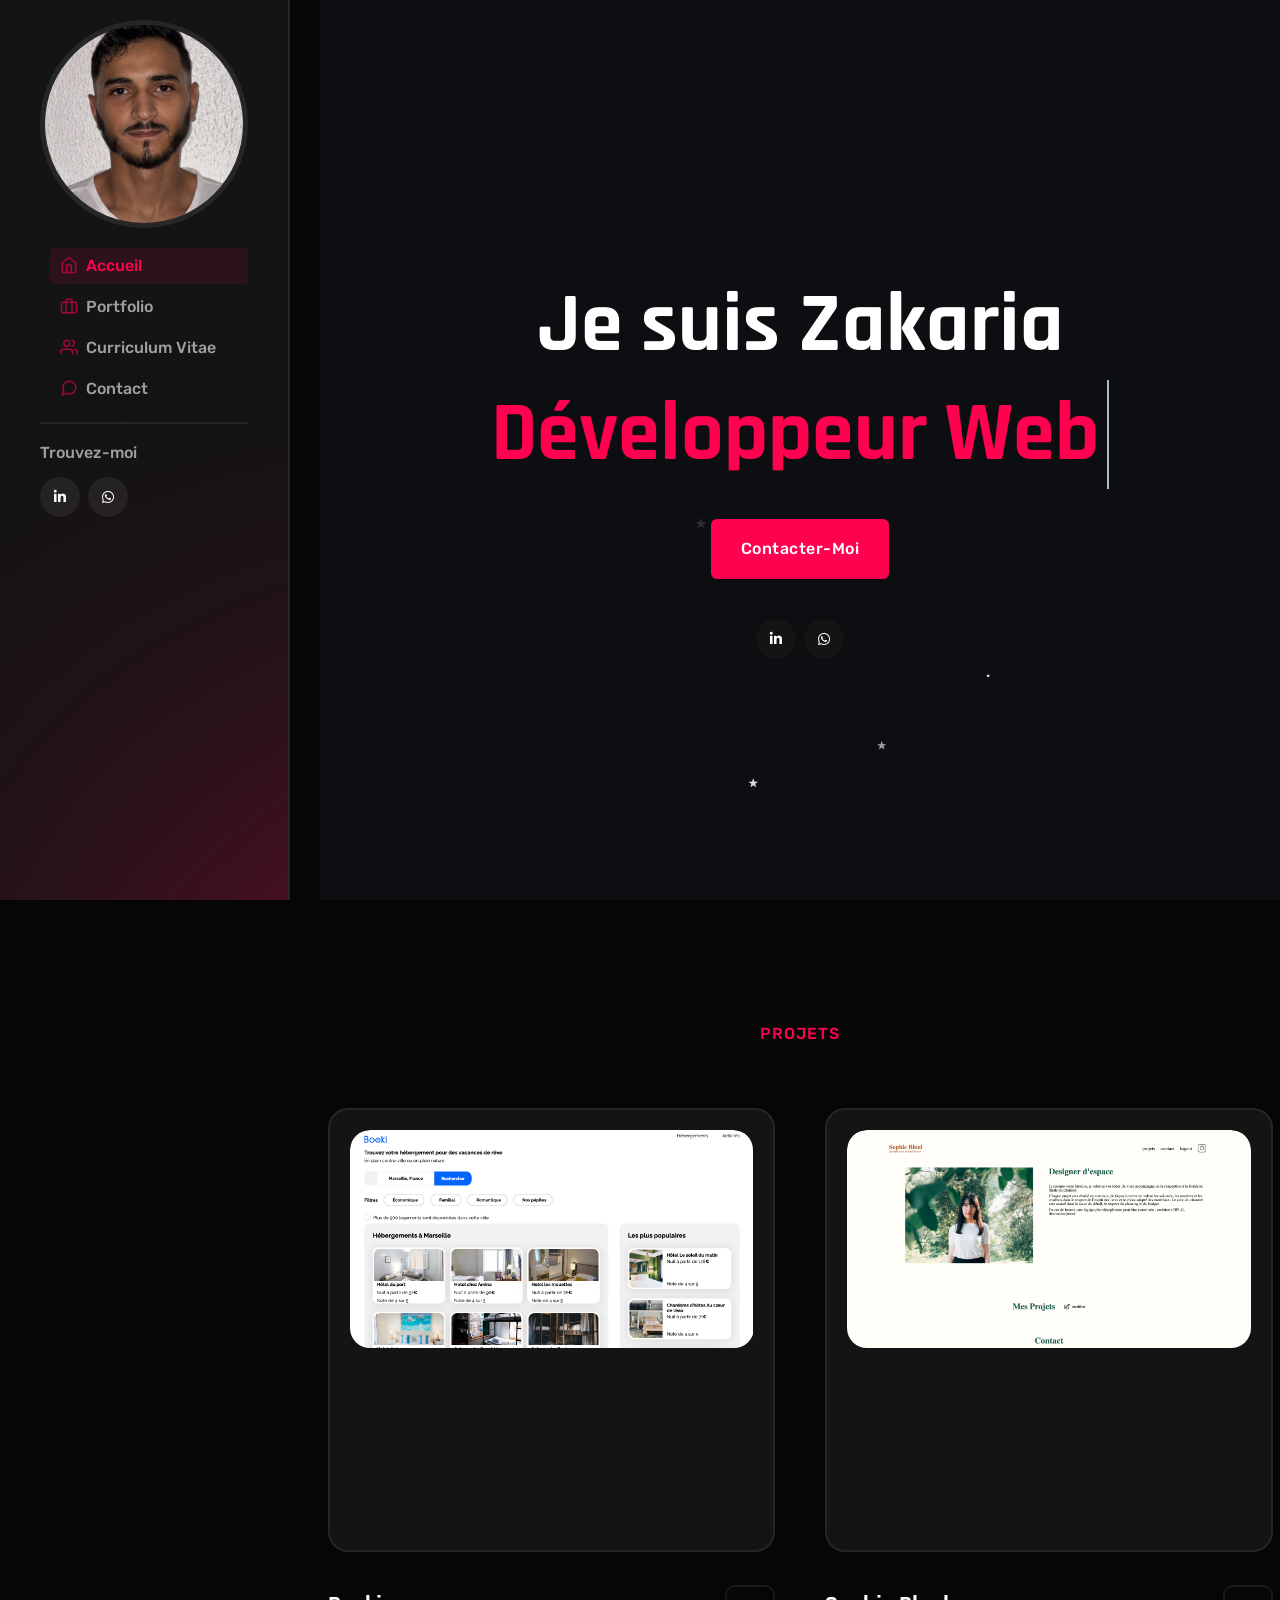
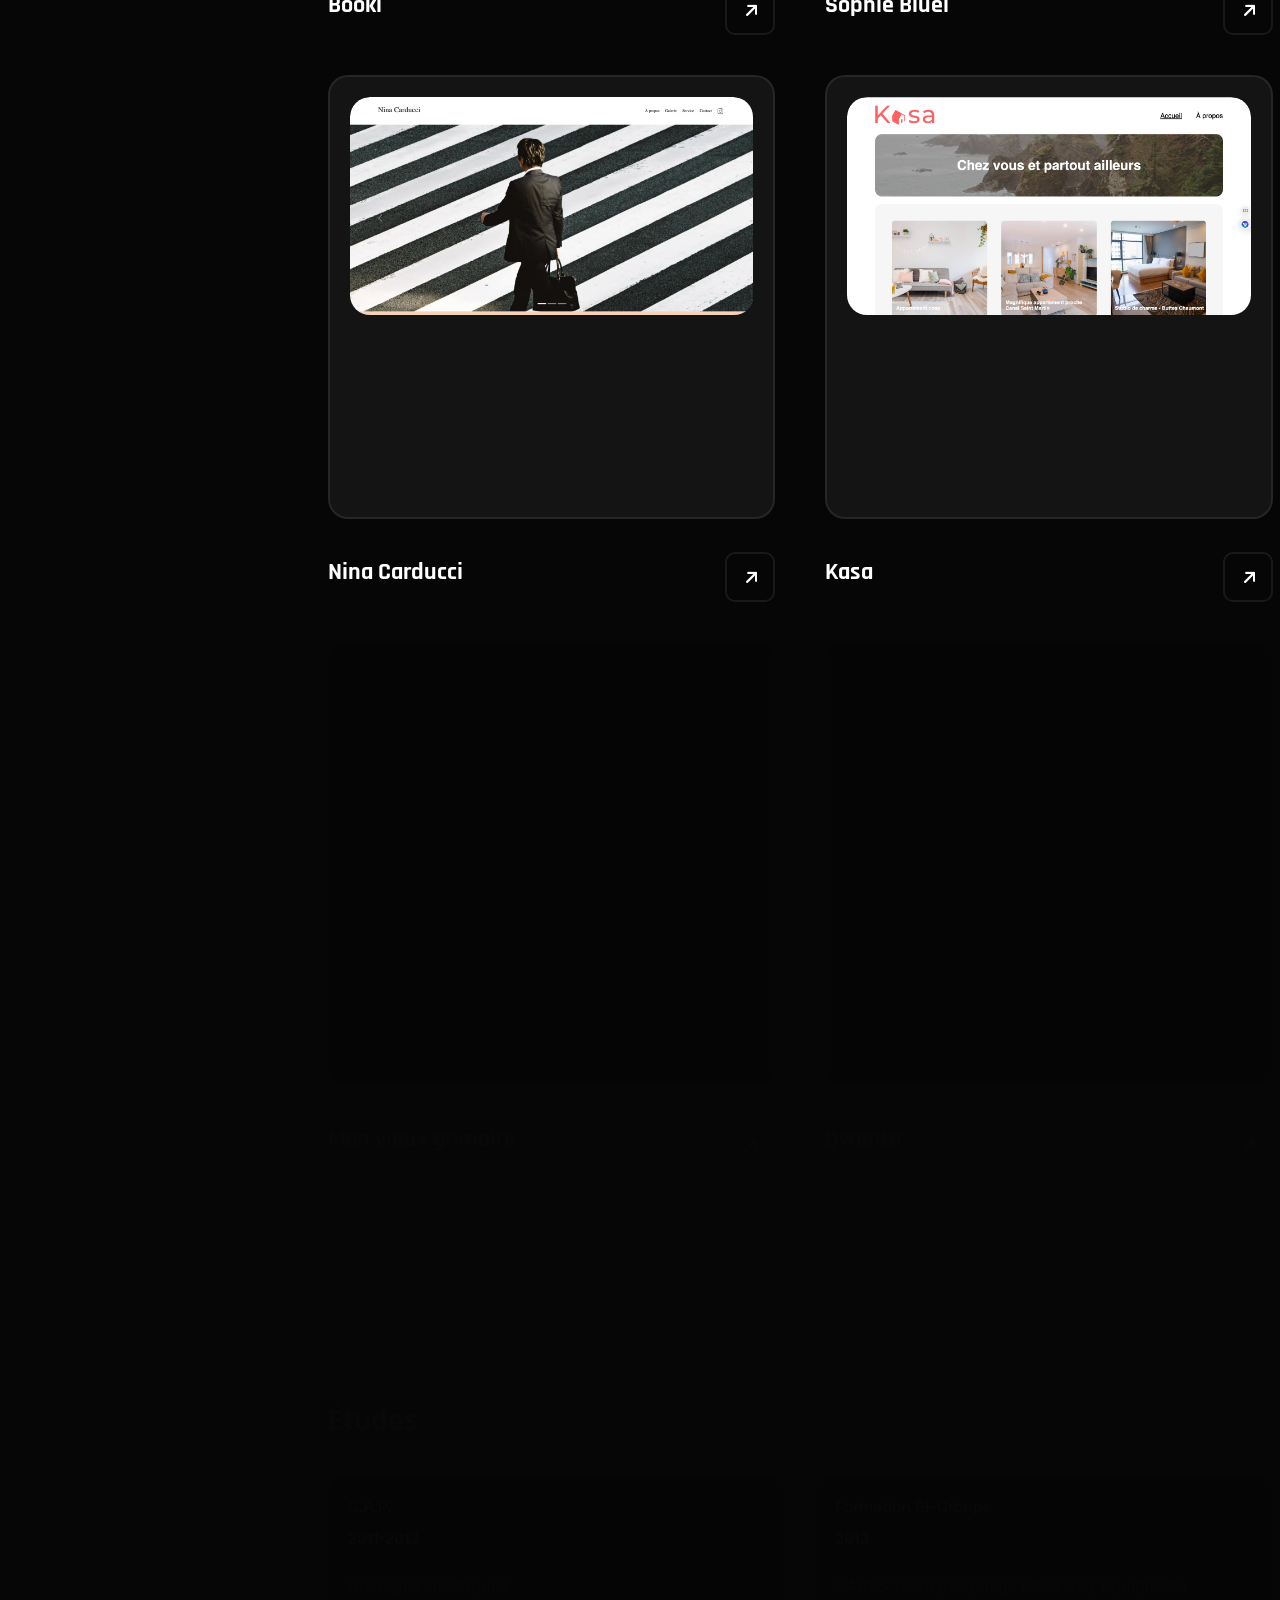
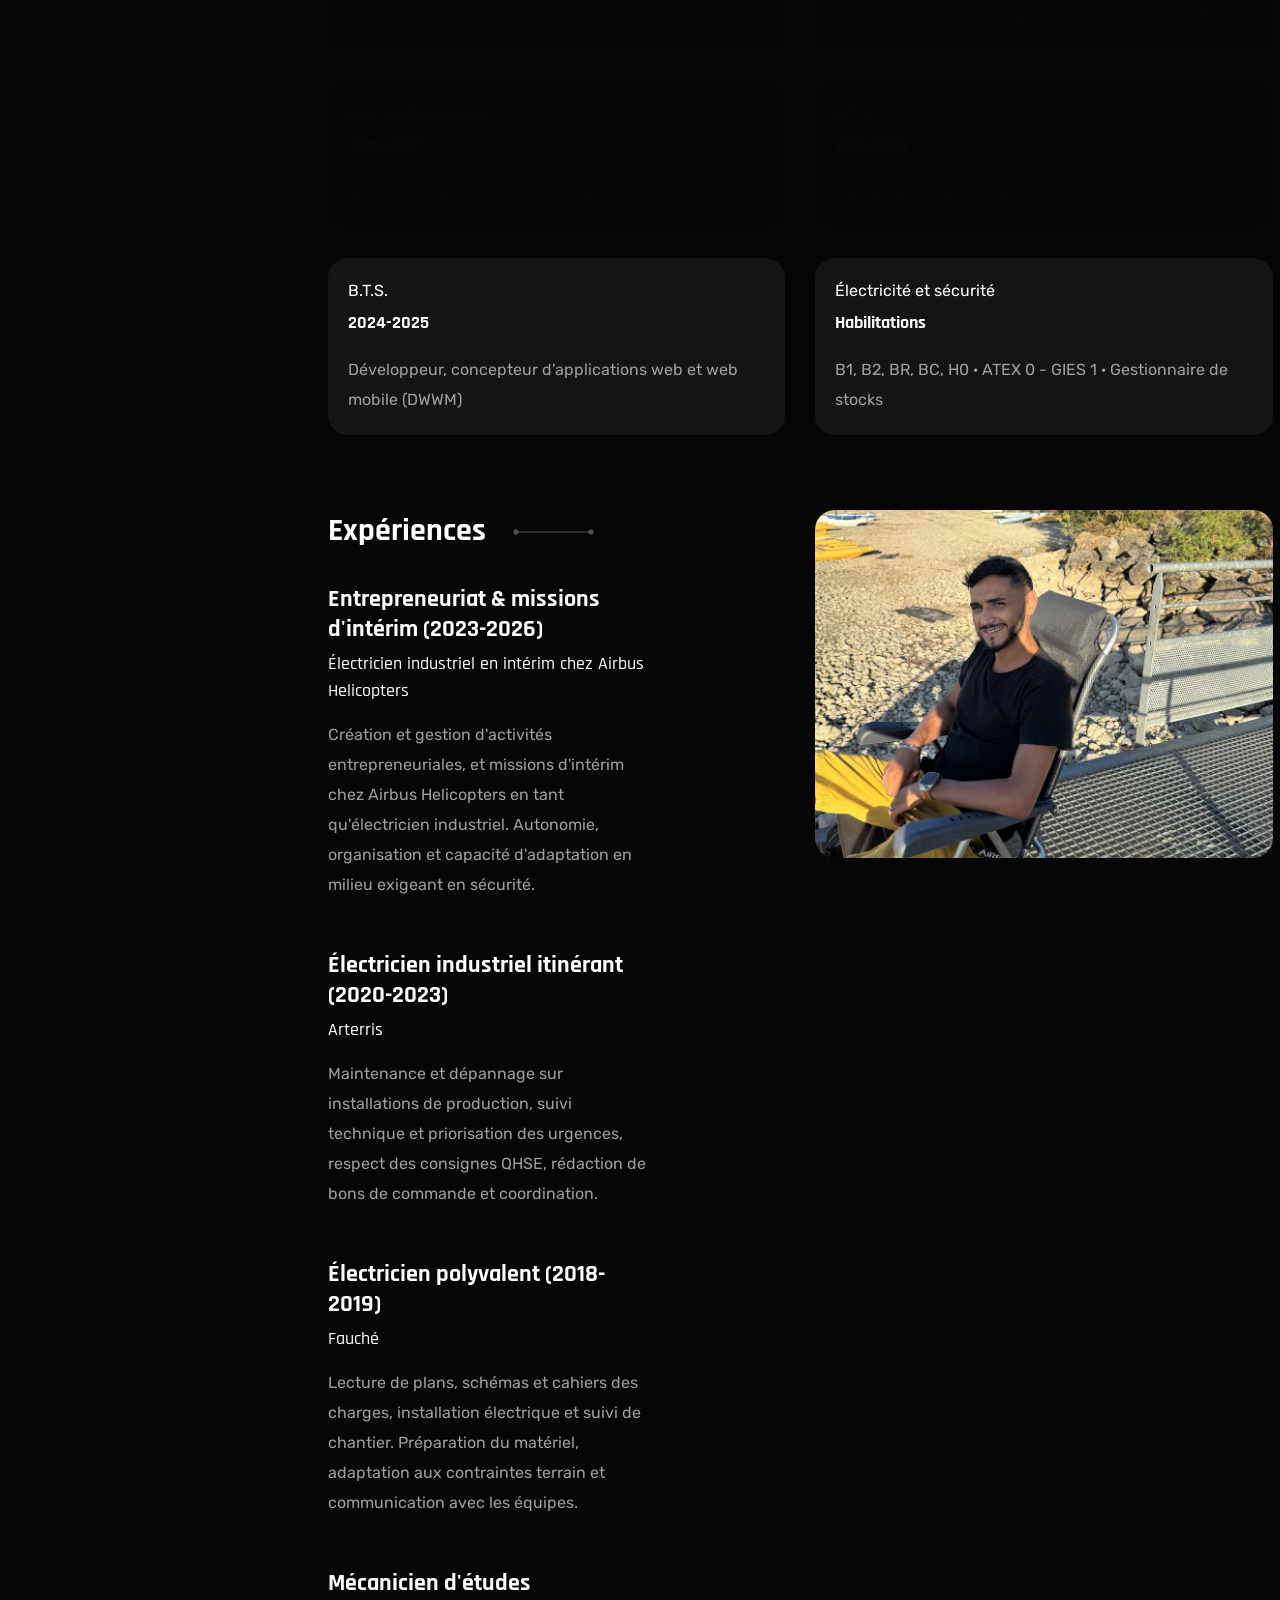
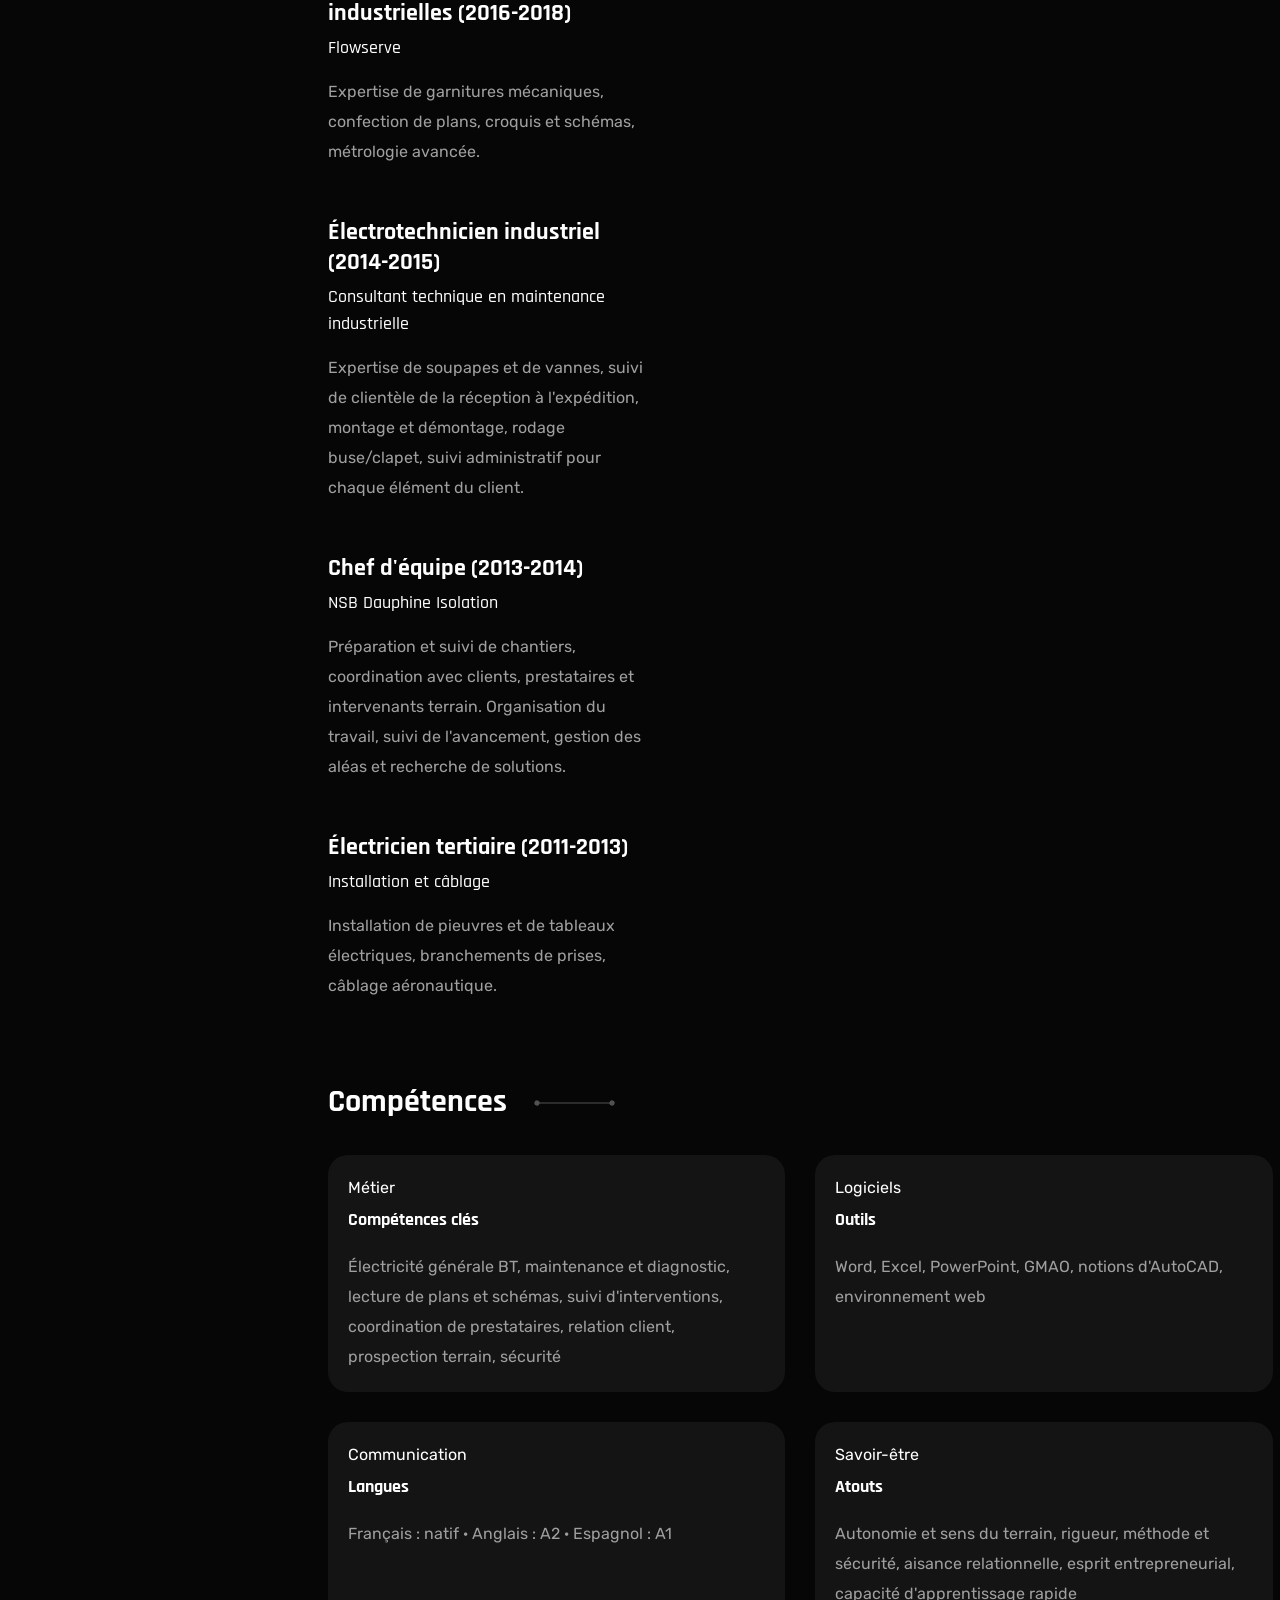
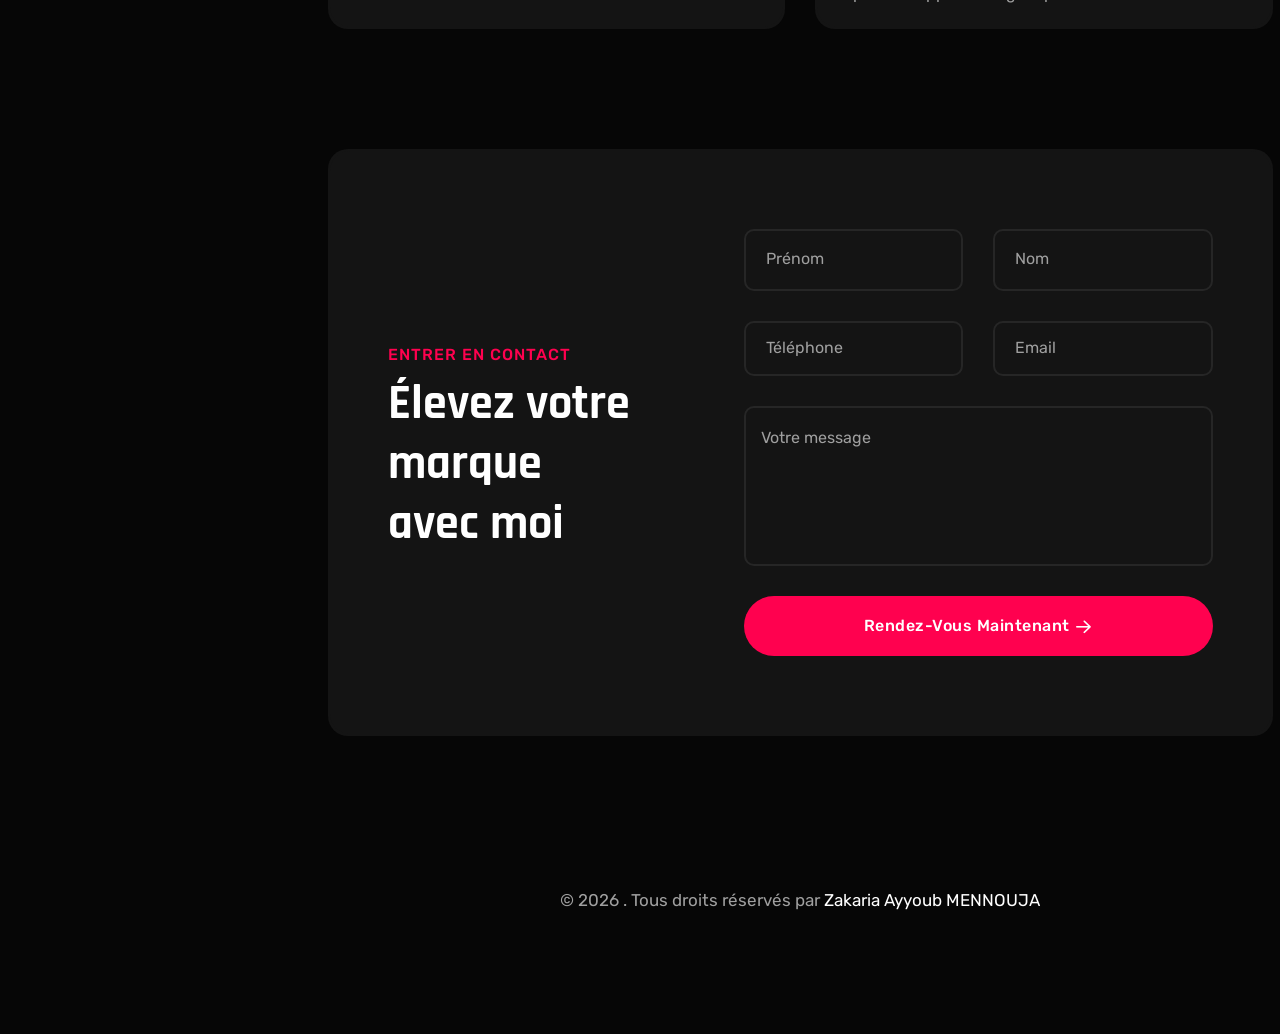
<file: index.html>
<!DOCTYPE html>
<html lang="fr">

<head>
    <meta charset="UTF-8">
    <meta http-equiv="X-UA-Compatible" content="IE=edge">
    <meta name="viewport" content="width=device-width, initial-scale=1.0">
    <meta name="description" content="Portfolio.">
    <title>Zakaria Mennouja - Développeur Web</title>
    <!-- Bootstrap min css -->
    <link rel="stylesheet" href="assets/css/vendor/fontawesome.css">
    <link rel="stylesheet" href="assets/css/vendor/animate.min.css">
    <link rel="stylesheet" href="assets/css/vendor/bootstrap.min.css">
    <!-- custom css -->
    <link rel="stylesheet" href="assets/css/style.css">
</head>

<body>

    <div class="d-none d-xl-block header-style-2">
        <header class="tmp-header-area d-flex align-items-start flex-column header-left-sticky">
            <div class="inner-wrapper">
                <div class="logo-area">
                    <a href="index.html">
                        <img src="assets/images/logo/banner-user-image-04.jpg"></a>
                </div>
                <nav id="sideNavs" class="mainmenu-nav navbar-example2 onepagenav">
                    <ul class="primary-menu nav nav-pills">
                        <li class="nav-item current"><a class="nav-link smoth-animation" href="#home"><svg xmlns="http://www.w3.org/2000/svg" width="24" height="24" viewBox="0 0 24 24" fill="none" stroke="currentColor" stroke-width="2" stroke-linecap="round" stroke-linejoin="round" class="feather feather-home">
                                    <path d="M3 9l9-7 9 7v11a2 2 0 0 1-2 2H5a2 2 0 0 1-2-2z"></path>
                                    <polyline points="9 22 9 12 15 12 15 22"></polyline>
                                </svg> Accueil</a></li>
                        <li class="nav-item"><a class="nav-link smoth-animation" href="#features"> <svg xmlns="http://www.w3.org/2000/svg" width="24" height="24" viewBox="0 0 24 24" fill="none" stroke="currentColor" stroke-width="2" stroke-linecap="round" stroke-linejoin="round" class="feather feather-briefcase">
                                    <rect x="2" y="7" width="20" height="14" rx="2" ry="2"></rect>
                                    <path d="M16 21V5a2 2 0 0 0-2-2h-4a2 2 0 0 0-2 2v16"></path>
                                </svg>Portfolio</a></li>
                        <li class="nav-item"><a class="nav-link smoth-animation" href="#resume"><svg xmlns="http://www.w3.org/2000/svg" width="24" height="24" viewBox="0 0 24 24" fill="none" stroke="currentColor" stroke-width="2" stroke-linecap="round" stroke-linejoin="round" class="feather feather-users">
                                    <path d="M17 21v-2a4 4 0 0 0-4-4H5a4 4 0 0 0-4 4v2"></path>
                                    <circle cx="9" cy="7" r="4"></circle>
                                    <path d="M23 21v-2a4 4 0 0 0-3-3.87"></path>
                                    <path d="M16 3.13a4 4 0 0 1 0 7.75"></path>
                                </svg>Curriculum Vitae</a></li>
                        <li class="nav-item"><a class="nav-link smoth-animation" href="#contacts"><svg xmlns="http://www.w3.org/2000/svg" width="24" height="24" viewBox="0 0 24 24" fill="none" stroke="currentColor" stroke-width="2" stroke-linecap="round" stroke-linejoin="round" class="feather feather-message-circle">
                                    <path d="M21 11.5a8.38 8.38 0 0 1-.9 3.8 8.5 8.5 0 0 1-7.6 4.7 8.38 8.38 0 0 1-3.8-.9L3 21l1.9-5.7a8.38 8.38 0 0 1-.9-3.8 8.5 8.5 0 0 1 4.7-7.6 8.38 8.38 0 0 1 3.8-.9h.5a8.48 8.48 0 0 1 8 8v.5z">
                                    </path>
                                </svg>Contact</a></li>
                    </ul>
                </nav>
                <div class="footer">
                    <div class="social-share-style-1">
                        <span class="title">Trouvez-moi</span>
                        <div class="social-link">
                            <a href="https://www.linkedin.com/in/zakaria-m-95986b263"><i class="fa-brands fa-linkedin-in"></i></a>
                            <a href="https://wa.me/33752076141"><i class="fa-brands fa-whatsapp"></i></a>
                        </div>
                    </div>
                </div>
            </div>
        </header>
    </div>




    <!-- Header Mobile Bar  -->
    <div class="tmp-responsive-header-style d-block d-xl-none header--sticky">
        <div class="row align-items-center">
            <div class="col-6">
                <div class="logo">
                    <a href="index.html"></a>
                </div>
            </div>
            <div class="col-6">
                <div class="header-right text-end">
                    <div class="tmp-side-collups-area d-flex justify-content-end">
                        <button class="tmp-menu-bars humberger_menu_active"><i class="fa-regular fa-bars-staggered"></i></button>
                    </div>
                </div>
            </div>
        </div>
    </div>
    <!-- Header Mobile Bar  -->


    <div class="tmp-popup-mobile-menu">
        <div class="inner">
            <div class="header-top">
                <div class="logo">
                    <a href="index.html" class="logo-area">
                        <img class="logo-dark" src="assets/images/logo/white-logo-reeni.png" alt="Logo">
                    </a>

                </div>
                <div class="close-menu">
                    <button class="close-button tmp-round-action-btn">
                        <i class="fa-sharp fa-light fa-xmark"></i>
                    </button>
                </div>
            </div>
            <ul class="tmp-mainmenu onepagenav-click">
                <li><a class="smoth-animation" href="#home">Accueil</a></li>
                <li><a class="smoth-animation" href="#portfolio">Portfolio</a></li>
                <li><a class="smoth-animation" href="#resume">Curriculum Vitae</a></li>
                <li><a class="smoth-animation" href="#contacts">Contact</a></li>
            </ul>

            <div class="social-share-style-1 mt--40">
                <span class="title">Trouvez-moi</span>
                <div class="social-link">
                    <a href="https://www.linkedin.com/in/zakaria-m-95986b263/"><i class="fa-brands fa-linkedin-in"></i></a>
                    <a href="https://wa.me/33752076141"><i class="fa-brands fa-whatsapp"></i></a>
                </div>
            </div>

        </div>
    </div>

    <div class="page-with-left-header">

        <!-- tmp banner area start -->
        <div class="tmp-banner-one-area banner-twelve-area with-bg-image style-3" id="home" data-black-overlay="2">
            <div class="container">
                <div class="banner-one-main-wrapper">
                    <div class="row align-items-center">
                        <div class="col-lg-12">
                            <div class="inner text-center">
                                <h1 class="title tmp-scroll-trigger tmp-fade-in animation-order-2 mb--30">
                                    Je suis Zakaria <br>
                                    <span class="header-caption">
                                        <span class="cd-headline clip is-full-width">
                                            <span class="cd-words-wrapper">
                                                <b class="is-visible theme-gradient">Développeur Web</b>
                                                <b class="is-hidden theme-gradient">Full-Stack</b>
                                                <b class="is-hidden theme-gradient">Freelance</b>
                                            </span>
                                    </span>
                                    </span>
                                </h1>
                                <a href="#contacts" class="tmp-btn btn-primary tmp-scroll-trigger tmp-fade-in animation-order-3">Contacter-moi</a>
                                <div class="social-share-style-1">
                                    <div class="social-link">
                                        <a href="https://www.linkedin.com/in/zakaria-m-95986b263"><i class="fa-brands fa-linkedin-in"></i></a>
                                        <a href=" https://wa.me/33752076141"><i class="fa-brands fa-whatsapp"></i></a>
                                    </div>
                                </div>
                            </div>
                        </div>
                    </div>
                </div>
            </div>
            <div id="particles-js"></div>
        </div>
        <!-- tmp banner area end -->

        <!-- Tpm Latest Portfolio Area Start -->
        <div class="latest-portfolio-area custom-column-grid tmp-section-gapTop" id="portfolio">
            <div class="container">
                <div class="section-head mb--60">
                    <div class="section-sub-title center-title tmp-scroll-trigger tmp-fade-in animation-order-1">
                        <span class="subtitle">Projets</span>
                    </div>
                </div>

                <div class="row">
                    <div class="col-lg-6 col-sm-6">
                        <div class="latest-portfolio-card tmp-hover-link tmp-scroll-trigger tmp-fade-in animation-order-1">
                            <div class="portfoli-card-img">
                                <div class="img-box v2">
                                    <a class="tmp-scroll-trigger tmp-zoom-in animation-order-1" href="projets/booki/index.html" target="_blank" rel="noopener">
                                        <img class="w-100" src="assets/images/latest-portfolio/portfoli-img-1.jpg" alt="Thumbnail">
                                    </a>
                                </div>
                            </div>
                            <div class="portfolio-card-content-wrap">
                                <div class="content-left">
                                    <h3 class="portfolio-card-title"><a class="link" href="projets/booki/index.html" target="_blank" rel="noopener">Booki</a></h3>
                                    <p class="portfoli-card-para"></p>
                                </div>
                                <a href="projets/booki/index.html" target="_blank" rel="noopener" class="tmp-arrow-icon-btn">
                                    <div class="btn-inner">
                                        <i class="tmp-icon fa-solid fa-arrow-up-right"></i>
                                        <i class="tmp-icon-bottom fa-solid fa-arrow-up-right"></i>
                                    </div>
                                </a>
                            </div>
                        </div>
                    </div>

                    <div class="col-lg-6 col-sm-6">
                        <div class="col-lg-6 col-sm-6"></div>
                        <div class="latest-portfolio-card tmp-hover-link tmp-scroll-trigger tmp-fade-in animation-order-2">
                            <div class="portfoli-card-img">
                                <div class="img-box v2">
                                    <a class="tmp-scroll-trigger tmp-zoom-in animation-order-1" href="projets/sophie-bluel/home.html" target="_blank" rel="noopener">
                                        <img class="w-100" src="assets/images/latest-portfolio/portfoli-img-2.jpg" alt="Thumbnail">
                                    </a>
                                </div>
                            </div>
                            <div class="portfolio-card-content-wrap">
                                <div class="content-left">
                                    <h3 class="portfolio-card-title"><a class="link" href="projets/sophie-bluel/home.html" target="_blank" rel="noopener">Sophie Bluel</a></h3>
                                    <p class="portfoli-card-para"></p>
                                </div>
                                <a href="projets/sophie-bluel/home.html" target="_blank" rel="noopener" class="tmp-arrow-icon-btn">
                                    <div class="btn-inner">
                                        <i class="tmp-icon fa-solid fa-arrow-up-right"></i>
                                        <i class="tmp-icon-bottom fa-solid fa-arrow-up-right"></i>
                                    </div>
                                </a>
                            </div>
                        </div>
                    </div>

                    <div class="col-lg-6 col-sm-6">
                        <div class="latest-portfolio-card tmp-hover-link tmp-scroll-trigger tmp-fade-in animation-order-3">
                            <div class="portfoli-card-img">
                                <div class="img-box v2">
                                    <a class="tmp-scroll-trigger tmp-zoom-in animation-order-1" href="projets/nina-carducci/index.html" target="_blank" rel="noopener">
                                        <img class="w-100" src="assets/images/latest-portfolio/portfoli-img-3.jpg" alt="Thumbnail">
                                    </a>
                                </div>
                            </div>
                            <div class="portfolio-card-content-wrap">
                                <div class="content-left">
                                    <h3 class="portfolio-card-title"><a class="link" href="projets/nina-carducci/index.html" target="_blank" rel="noopener">Nina Carducci</a></h3>
                                    <p class="portfoli-card-para"></p>
                                </div>
                                <a href="projets/nina-carducci/index.html" target="_blank" rel="noopener" class="tmp-arrow-icon-btn">
                                    <div class="btn-inner">
                                        <i class="tmp-icon fa-solid fa-arrow-up-right"></i>
                                        <i class="tmp-icon-bottom fa-solid fa-arrow-up-right"></i>
                                    </div>
                                </a>
                            </div>
                        </div>
                    </div>

                    <div class="col-lg-6 col-sm-6">
                        <div class="latest-portfolio-card tmp-hover-link tmp-scroll-trigger tmp-fade-in animation-order-4">
                            <div class="portfoli-card-img">
                                <div class="img-box v2">
                                    <a class="tmp-scroll-trigger tmp-zoom-in animation-order-1" href="projets/kasa/index.html" target="_blank" rel="noopener">
                                        <img class="w-100" src="assets/images/latest-portfolio/portfoli-img-4.jpg" alt="Thumbnail">
                                    </a>
                                </div>
                            </div>
                            <div class="portfolio-card-content-wrap">
                                <div class="content-left">
                                    <h3 class="portfolio-card-title"><a class="link" href="projets/kasa/index.html" target="_blank" rel="noopener">Kasa</a></h3>
                                    <p class="portfoli-card-para"></p>
                                </div>
                                <a href="projets/kasa/index.html" target="_blank" rel="noopener" class="tmp-arrow-icon-btn">
                                    <div class="btn-inner">
                                        <i class="tmp-icon fa-solid fa-arrow-up-right"></i>
                                        <i class="tmp-icon-bottom fa-solid fa-arrow-up-right"></i>
                                    </div>
                                </a>
                            </div>
                        </div>
                    </div>
                    <div class="col-lg-6 col-sm-6">
                        <div class="latest-portfolio-card tmp-hover-link tmp-scroll-trigger tmp-fade-in animation-order-4">
                            <div class="portfoli-card-img">
                                <div class="img-box v2">
                                    <a class="tmp-scroll-trigger tmp-zoom-in animation-order-1" href="projets/mon-vieux-grimoire/index.html" target="_blank" rel="noopener">
                                        <img class="w-100" src="assets/images/latest-portfolio/portfoli-img-5.jpg" alt="Thumbnail">
                                    </a>
                                </div>
                            </div>
                            <div class="portfolio-card-content-wrap">
                                <div class="content-left">
                                    <h3 class="portfolio-card-title"><a class="link" href="projets/mon-vieux-grimoire/index.html" target="_blank" rel="noopener">Mon vieux grimoire</a></h3>
                                    <p class="portfoli-card-para"></p>
                                </div>
                                <a href="projets/mon-vieux-grimoire/index.html" target="_blank" rel="noopener" class="tmp-arrow-icon-btn">
                                    <div class="btn-inner">
                                        <i class="tmp-icon fa-solid fa-arrow-up-right"></i>
                                        <i class="tmp-icon-bottom fa-solid fa-arrow-up-right"></i>
                                    </div>
                                </a>
                            </div>
                        </div>
                    </div>
                    <div class="col-lg-6 col-sm-6">
                        <div class="latest-portfolio-card tmp-hover-link tmp-scroll-trigger tmp-fade-in animation-order-4">
                            <div class="portfoli-card-img">
                                <div class="img-box v2">
                                    <a class="tmp-scroll-trigger tmp-zoom-in animation-order-1" href="projets/qwenta/kanban.pdf" target="_blank" rel="noopener">
                                        <img class="w-100" src="assets/images/latest-portfolio/portfoli-img-6.jpg" alt="Thumbnail">
                                    </a>
                                </div>
                            </div>
                            <div class="portfolio-card-content-wrap">
                                <div class="content-left">
                                    <h3 class="portfolio-card-title"><a class="link" href="projets/qwenta/kanban.pdf" target="_blank" rel="noopener">Qwenta</a></h3>
                                    <p class="portfoli-card-para"></p>
                                </div>
                                <a href="projets/qwenta/kanban.pdf" target="_blank" rel="noopener" class="tmp-arrow-icon-btn">
                                    <div class="btn-inner">
                                        <i class="tmp-icon fa-solid fa-arrow-up-right"></i>
                                        <i class="tmp-icon-bottom fa-solid fa-arrow-up-right"></i>
                                    </div>
                                </a>
                            </div>
                        </div>
                    </div>
                </div>
            </div>
        </div>
        <!-- Tpm Latest Portfolio Area End -->

        <!-- Tpm Education Experience Area Start Marquer tous mes diplômes et ce que j'ai fait-->
        <section class="education-experience tmp-section-gapTop" id="resume">
            <div class="container">
                <div class="section-head mb--50">
                    <div class="section-sub-title center-title tmp-scroll-trigger tmp-fade-in animation-order-1">
                        <span class="subtitle">Études et Expériences</span>
                    </div>
                    <h2 class="title split-collab tmp-scroll-trigger tmp-fade-in animation-order-2"></h2>
                    <p class="description section-sm tmp-scroll-trigger tmp-fade-in animation-order-3"></p>
                </div>
                <h2 class="custom-title mb-32 tmp-scroll-trigger tmp-fade-in animation-order-1">Études <span><img
                            src="assets/images/custom-line/custom-line.png" alt="custom-line"></span>
                </h2>
                <div class="row g-5">
                    <div class="col-lg-6 col-sm-6">
                        <div class="education-experience-card tmponhover tmp-scroll-trigger tmp-fade-in animation-order-1">
                            <h4 class="edu-sub-title">C.A.P.</h4>
                            <h2 class="edu-title">2011-2013</h2>
                            <p class="edu-para">Ouvrages électriques</p>
                        </div>
                    </div>
                    <div class="col-lg-6 col-sm-6">
                        <div class="education-experience-card tmponhover tmp-scroll-trigger tmp-fade-in animation-order-1">
                            <h4 class="edu-sub-title">Formation EI-Groupe</h4>
                            <h2 class="edu-title">2013</h2>
                            <p class="edu-para">CACES 1-3-5 (recyclage CACES 5), Équipier de première intervention, Sauveteur Secouriste du Travail</p>
                        </div>
                    </div>
                    <div class="col-lg-6 col-sm-6">
                        <div class="education-experience-card tmponhover tmp-scroll-trigger tmp-fade-in animation-order-1">
                            <h4 class="edu-sub-title">BAC Professionnel</h4>
                            <h2 class="edu-title">2016-2017</h2>
                            <p class="edu-para">Technicien de maintenance industrielle (TMI)</p>
                        </div>
                    </div>
                    <div class="col-lg-6 col-sm-6">
                        <div class="education-experience-card tmponhover tmp-scroll-trigger tmp-fade-in animation-order-2">
                            <h4 class="edu-sub-title">B.T.S.</h4>
                            <h2 class="edu-title">2017-2018</h2>
                            <p class="edu-para">Maintenance des systèmes. Option : Production (MSP)</p>
                        </div>
                    </div>
                    <div class="col-lg-6 col-sm-6">
                        <div class="education-experience-card tmponhover tmp-scroll-trigger tmp-fade-in animation-order-3">
                            <h4 class="edu-sub-title">B.T.S.</h4>
                            <h2 class="edu-title">2024-2025</h2>
                            <p class="edu-para">Développeur, concepteur d'applications web et web mobile (DWWM)</p>
                        </div>
                    </div>
                    <div class="col-lg-6 col-sm-6">
                        <div class="education-experience-card tmponhover tmp-scroll-trigger tmp-fade-in animation-order-3">
                            <h4 class="edu-sub-title">Électricité et sécurité</h4>
                            <h2 class="edu-title">Habilitations</h2>
                            <p class="edu-para">B1, B2, BR, BC, H0 · ATEX 0 - GIES 1 · Gestionnaire de stocks</p>
                        </div>
                    </div>
                </div>

                <div class="experiences-wrapper">
                    <div class="row">
                        <div class="col-lg-6">
                            <div class="experiences-wrap-left-content">
                                <h2 class="custom-title mb-32 tmp-scroll-trigger tmp-fade-in animation-order-1">Expériences <span><img
                            src="assets/images/custom-line/custom-line.png" alt="custom-line"></span></h2>

                                <div class="experience-content tmp-scroll-trigger tmp-fade-in animation-order-1">
                                    <p class="ex-subtitle"></p>
                                    <h2 class="ex-name">Entrepreneuriat &amp; missions d'intérim (2023-2026)</h2>
                                    <h3 class="ex-title">Électricien industriel en intérim chez Airbus Helicopters</h3>
                                    <p class="ex-para">Création et gestion d'activités entrepreneuriales, et missions d'intérim chez Airbus Helicopters en tant qu'électricien industriel. Autonomie, organisation et capacité d'adaptation en milieu exigeant en sécurité.</p>
                                </div>
                                <div class="experience-content tmp-scroll-trigger tmp-fade-in animation-order-1">
                                    <p class="ex-subtitle"></p>
                                    <h2 class="ex-name">Électricien industriel itinérant (2020-2023)</h2>
                                    <h3 class="ex-title">Arterris</h3>
                                    <p class="ex-para">Maintenance et dépannage sur installations de production, suivi technique et priorisation des urgences, respect des consignes QHSE, rédaction de bons de commande et coordination.</p>
                                </div>
                                <div class="experience-content tmp-scroll-trigger tmp-fade-in animation-order-1">
                                    <p class="ex-subtitle"></p>
                                    <h2 class="ex-name">Électricien polyvalent (2018-2019)</h2>
                                    <h3 class="ex-title">Fauché</h3>
                                    <p class="ex-para">Lecture de plans, schémas et cahiers des charges, installation électrique et suivi de chantier. Préparation du matériel, adaptation aux contraintes terrain et communication avec les équipes.</p>
                                </div>
                                <div class="experience-content tmp-scroll-trigger tmp-fade-in animation-order-2">
                                    <p class="ex-subtitle"></p>
                                    <h2 class="ex-name">Mécanicien d'études industrielles (2016-2018)</h2>
                                    <h3 class="ex-title">Flowserve</h3>
                                    <p class="ex-para">Expertise de garnitures mécaniques, confection de plans, croquis et schémas, métrologie avancée.</p>
                                </div>
                                <div class="experience-content tmp-scroll-trigger tmp-fade-in animation-order-2">
                                    <p class="ex-subtitle"></p>
                                    <h2 class="ex-name">Électrotechnicien industriel (2014-2015)</h2>
                                    <h3 class="ex-title">Consultant technique en maintenance industrielle</h3>
                                    <p class="ex-para">Expertise de soupapes et de vannes, suivi de clientèle de la réception à l'expédition, montage et démontage, rodage buse/clapet, suivi administratif pour chaque élément du client.</p>
                                </div>
                                <div class="experience-content tmp-scroll-trigger tmp-fade-in animation-order-2">
                                    <p class="ex-subtitle"></p>
                                    <h2 class="ex-name">Chef d'équipe (2013-2014)</h2>
                                    <h3 class="ex-title">NSB Dauphine Isolation</h3>
                                    <p class="ex-para">Préparation et suivi de chantiers, coordination avec clients, prestataires et intervenants terrain. Organisation du travail, suivi de l'avancement, gestion des aléas et recherche de solutions.</p>
                                </div>
                                <div class="experience-content tmp-scroll-trigger tmp-fade-in animation-order-2">
                                    <p class="ex-subtitle"></p>
                                    <h2 class="ex-name">Électricien tertiaire (2011-2013)</h2>
                                    <h3 class="ex-title">Installation et câblage</h3>
                                    <p class="ex-para">Installation de pieuvres et de tableaux électriques, branchements de prises, câblage aéronautique.</p>
                                </div>
                            </div>
                        </div>
                        <div class="col-lg-6">
                            <div class="experiences-wrap-right-content">
                                <img class="tmp-scroll-trigger tmp-zoom-in animation-order-1" src="assets/images/experiences/expert-img.jpg" alt="expert-img">
                            </div>
                        </div>
                    </div>
                </div>

                <h2 class="custom-title mb-32 tmp-scroll-trigger tmp-fade-in animation-order-1" style="margin-top:80px">Compétences <span><img
                            src="assets/images/custom-line/custom-line.png" alt="custom-line"></span></h2>
                <div class="row g-5">
                    <div class="col-lg-6 col-sm-6">
                        <div class="education-experience-card tmponhover tmp-scroll-trigger tmp-fade-in animation-order-1">
                            <h4 class="edu-sub-title">Métier</h4>
                            <h2 class="edu-title">Compétences clés</h2>
                            <p class="edu-para">Électricité générale BT, maintenance et diagnostic, lecture de plans et schémas, suivi d'interventions, coordination de prestataires, relation client, prospection terrain, sécurité</p>
                        </div>
                    </div>
                    <div class="col-lg-6 col-sm-6">
                        <div class="education-experience-card tmponhover tmp-scroll-trigger tmp-fade-in animation-order-1">
                            <h4 class="edu-sub-title">Logiciels</h4>
                            <h2 class="edu-title">Outils</h2>
                            <p class="edu-para">Word, Excel, PowerPoint, GMAO, notions d'AutoCAD, environnement web</p>
                        </div>
                    </div>
                    <div class="col-lg-6 col-sm-6">
                        <div class="education-experience-card tmponhover tmp-scroll-trigger tmp-fade-in animation-order-2">
                            <h4 class="edu-sub-title">Communication</h4>
                            <h2 class="edu-title">Langues</h2>
                            <p class="edu-para">Français : natif · Anglais : A2 · Espagnol : A1</p>
                        </div>
                    </div>
                    <div class="col-lg-6 col-sm-6">
                        <div class="education-experience-card tmponhover tmp-scroll-trigger tmp-fade-in animation-order-2">
                            <h4 class="edu-sub-title">Savoir-être</h4>
                            <h2 class="edu-title">Atouts</h2>
                            <p class="edu-para">Autonomie et sens du terrain, rigueur, méthode et sécurité, aisance relationnelle, esprit entrepreneurial, capacité d'apprentissage rapide</p>
                        </div>
                    </div>
                </div>
            </div>
        </section>
        <!-- Tpm Education Experience Area End -->

        <!-- Tpm Get In touch start -->
        <section class="get-in-touch-area tmp-section-gapTop" id="contacts">
            <div class="container">
                <div class="contact-get-in-touch-wrap">
                    <div class="get-in-touch-wrapper tmponhover">
                        <div class="row g-5 align-items-center">
                            <div class="col-lg-5">
                                <div class="section-head text-align-left">
                                    <div class="section-sub-title tmp-scroll-trigger tmp-fade-in animation-order-1">
                                        <span class="subtitle">ENTRER EN CONTACT</span>
                                    </div>
                                    <h2 class="title split-collab tmp-scroll-trigger tmp-fade-in animation-order-2">Élevez votre marque avec moi</h2>
                                    <p class="description tmp-scroll-trigger tmp-fade-in animation-order-3"></p>
                                </div>
                            </div>
                            <div class="col-lg-7">
                                <div class="contact-inner">
                                    <div class="contact-form">
                                        <div id="form-messages" class="error"></div>
                                        <form class="tmp-dynamic-form" id="contact-form" method="POST" action="mailer.php">
                                            <div class="contact-form-wrapper row">
                                                <div class="col-lg-6">
                                                    <div class="form-group">
                                                        <input class="input-field" name="name" id="contact-name" placeholder="Prénom" type="text" required>
                                                    </div>
                                                </div>

                                                <div class="col-lg-6">
                                                    <div class="form-group">
                                                        <input class="input-field" id="contact-name" placeholder="Nom" type="text" required>
                                                    </div>
                                                </div>

                                                <div class="col-lg-6">
                                                    <div class="form-group">
                                                        <input class="input-field" id="contact-phone" name="Téléphone" placeholder="Téléphone" type="numbertext" required>
                                                    </div>
                                                </div>

                                                <div class="col-lg-6">
                                                    <div class="form-group">
                                                        <input class="input-field" type="contact-email" id="contact-email" name="email" placeholder="Email">
                                                    </div>
                                                </div>

                                                <div class="col-lg-12">
                                                    <div class="form-group">
                                                        <textarea class="input-field" placeholder="Votre message" name="message" id="contact-message" required></textarea>
                                                    </div>
                                                </div>

                                                <div class="col-lg-12">
                                                    <div class="tmp-button-here">
                                                        <button class="tmp-btn hover-icon-reverse radius-round w-100" name="submit" type="submit" id="submit">
                                                            <span class="icon-reverse-wrapper">
                                                            <span class="btn-text">Rendez-vous maintenant</span>
                                                            <span class="btn-icon"><i class="fa-sharp fa-regular fa-arrow-right"></i></span>
                                                            <span class="btn-icon"><i class="fa-sharp fa-regular fa-arrow-right"></i></span>
                                                            </span>
                                                        </button>
                                                    </div>
                                                </div>
                                            </div>
                                        </form>
                                    </div>
                                </div>
                            </div>
                        </div>
                    </div>
                </div>
            </div>
        </section>
        <!-- Tpm Get In touch End -->

        <!-- Start Footer Area  -->
        <div class="tmp-footer-area footer-style-4 tmp-section-gap">
            <div class="container">
                <div class="row">
                    <div class="col-lg-12">
                        <div class="footer-area text-center">
                            <div class="logo">
                                <a href="index.html"></a>
                            </div>
                            <p class="description mt--30">©
                                <script>
                                    document.write(new Date().getFullYear())
                                </script>
                                . Tous droits réservés par <a target="_blank" href="#">Zakaria Ayyoub MENNOUJA</a>
                            </p>
                        </div>
                    </div>
                </div>
            </div>
        </div>
        <!-- End Footer Area  -->
    </div>

    <script src="assets/js/vendor/jquery.js"></script>
    <script src="assets/js/vendor/jquery-ui.min.js"></script>
    <script src="assets/js/vendor/waypoints.min.js"></script>

    <script src="assets/js/plugins/odometer.js"></script>
    <script src="assets/js/vendor/appear.js"></script>


    <script src="assets/js/vendor/jquery-one-page-nav.js"></script>
    <script src="assets/js/plugins/swiper.js"></script>

    <script src="assets/js/plugins/gsap.js"></script>
    <script src="assets/js/plugins/splittext.js"></script>
    <script src="assets/js/plugins/scrolltigger.js"></script>
    <script src="assets/js/plugins/scrolltoplugins.js"></script>
    <script src="assets/js/plugins/smoothscroll.js"></script>
    <!-- bootstrap Js-->
    <script src="assets/js/vendor/bootstrap.min.js"></script>
    <script src="assets/js/vendor/waw.js"></script>
    <script src="assets/js/plugins/isotop.js"></script>
    <script src="assets/js/plugins/animation.js"></script>
    <script src="assets/js/plugins/contact.form.js"></script>
    <script src="assets/js/vendor/backtop.js"></script>
    <script src="assets/js/vendor/particle.js"></script>
    <script src="assets/js/plugins/text-type.js"></script>
    <!-- custom Js -->
    <script src="assets/js/main.js"></script>

    <script>
        particlesJS('particles-js',

            {
                "particles": {
                    "number": {
                        "value": 7,
                        "density": {
                            "enable": true,
                            "value_area": 1200
                        }
                    },
                    "color": {
                        "value": ["#ffffff", ]
                    },
                    "shape": {
                        "type": "star",
                        "stroke": {
                            "width": 0,
                            "color": "#000000"
                        },
                        "polygon": {
                            "nb_sides": 5
                        },
                        "image": {
                            "src": "img/github.svg",
                            "width": 100,
                            "height": 100
                        }
                    },
                    "opacity": {
                        "value": 0.8,
                        "random": true,
                        "anim": {
                            "enable": false,
                            "speed": 1,
                            "opacity_min": 0.1,
                            "sync": false
                        }
                    },
                    "size": {
                        "value": 4,
                        "random": true,
                        "anim": {
                            "enable": false,
                            "speed": 40,
                            "size_min": 0.1,
                            "sync": false
                        }
                    },
                    "line_linked": {
                        "enable": false,
                        "distance": 150,
                        "color": "#ffffff",
                        "opacity": 0.4,
                        "width": 1
                    },
                    "move": {
                        "enable": true,
                        "speed": 6,
                        "direction": "none",
                        "random": false,
                        "straight": false,
                        "out_mode": "out",
                        "attract": {
                            "enable": false,
                            "rotateX": 600,
                            "rotateY": 1200
                        }
                    }
                },
                "interactivity": {
                    "detect_on": "canvas",
                    "events": {
                        "onhover": {
                            "enable": true,
                            "mode": "repulse"
                        },
                        "onclick": {
                            "enable": true,
                            "mode": "push"
                        },
                        "resize": true
                    },
                    "modes": {
                        "grab": {
                            "distance": 400,
                            "line_linked": {
                                "opacity": 1
                            }
                        },
                        "bubble": {
                            "distance": 800,
                            "size": 40,
                            "duration": 2,
                            "opacity": 8,
                            "speed": 3
                        },
                        "repulse": {
                            "distance": 200
                        },
                        "push": {
                            "particles_nb": 4
                        },
                        "remove": {
                            "particles_nb": 2
                        }
                    }
                },
                "retina_detect": true,
                "config_demo": {
                    "hide_card": false,
                    "background_color": "#b61924",
                    "background_image": "",
                    "background_position": "50% 50%",
                    "background_repeat": "no-repeat",
                    "background_size": "cover"
                }
            }
        );
    </script>
</body>

</html>
</file>
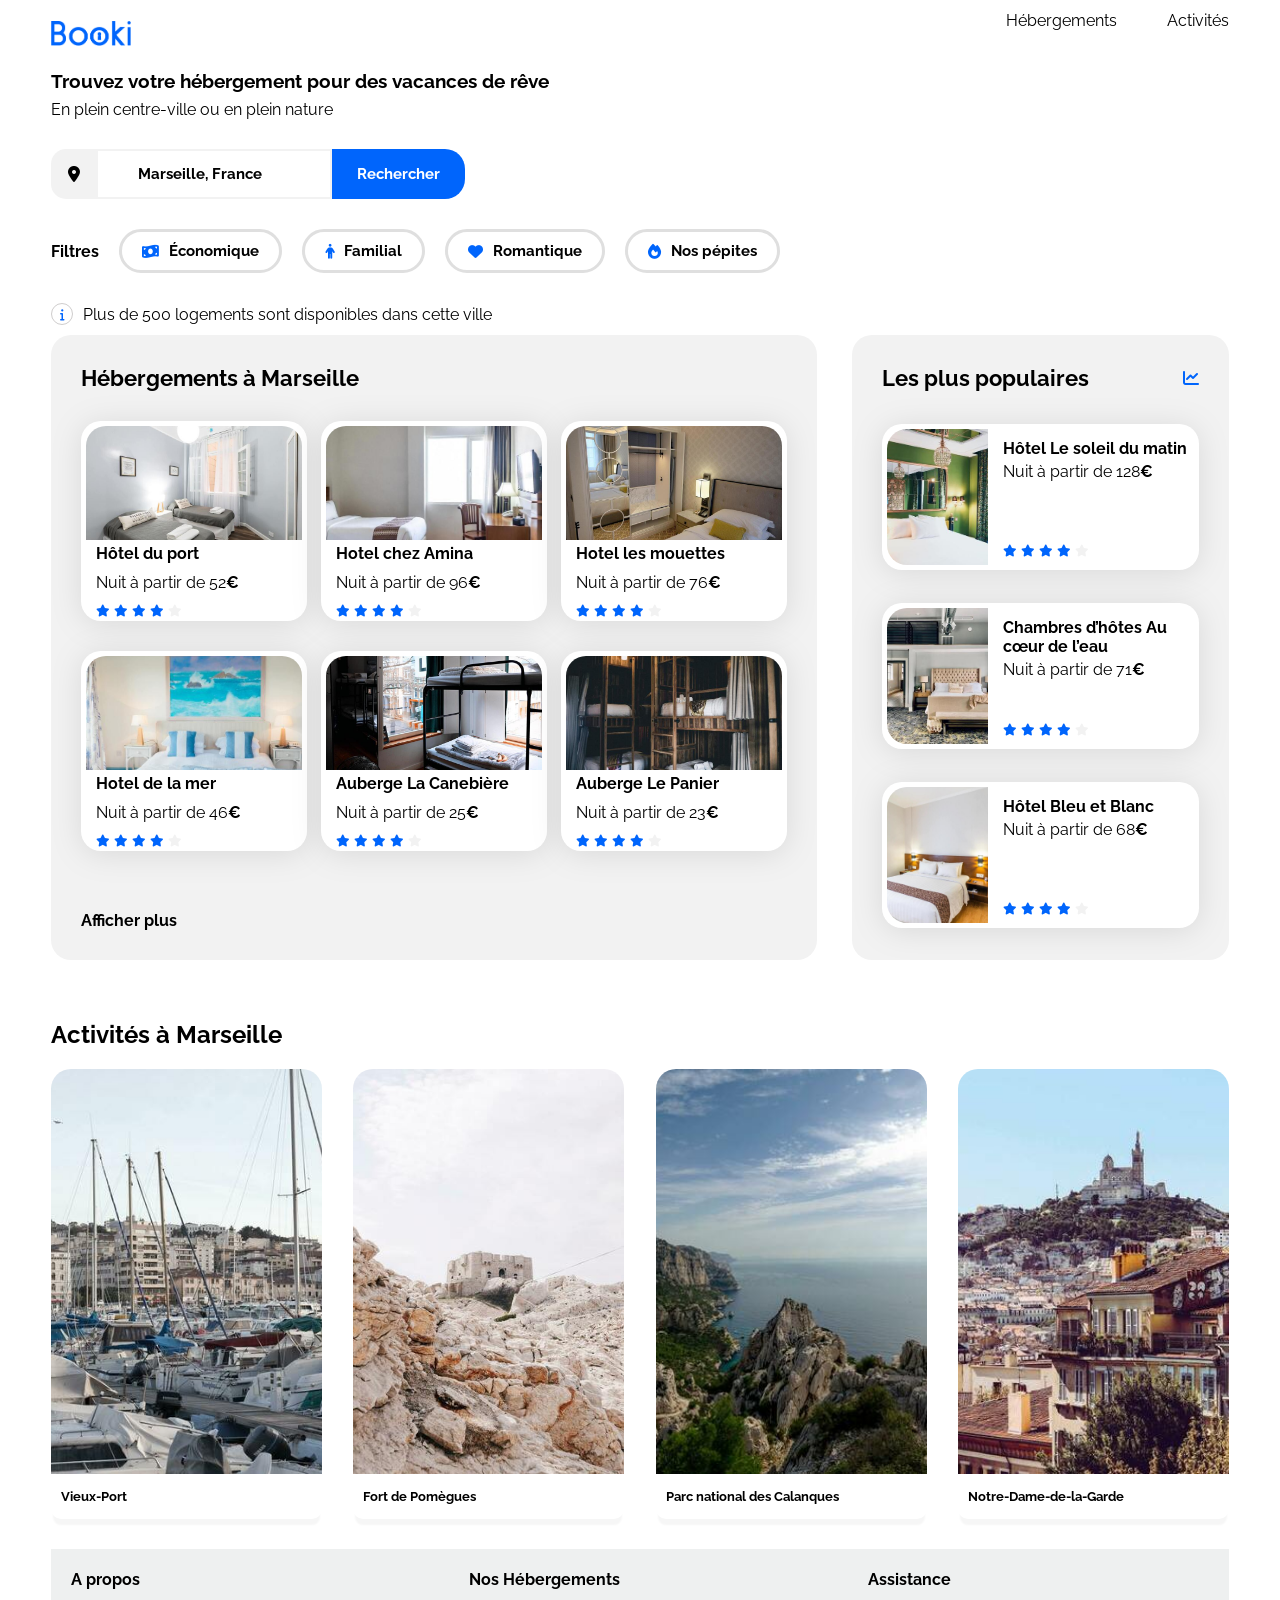
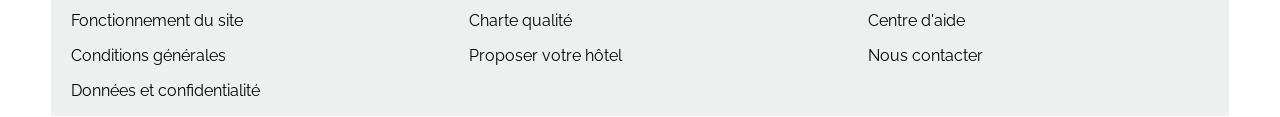
<file: projets/booki/index.html>
<!DOCTYPE html>
<html lang="fr">

<head>
    <meta charset="UTF-8">
    <meta name="viewport" content="width=device-width, initial-scale=1.0">
    <title>Booki</title>
    <link rel="icon" type="image/vnd.icon" href="images/logo/B-of-booki.jpg">
    <link rel="preconnect" href="https://fonts.googleapis.com">
    <link rel="preconnect" href="https://fonts.gstatic.com" crossorigin>
    <link href="https://fonts.googleapis.com/css2?family=Raleway:wght@400;500;700&display=swap" rel="stylesheet">
    <link rel="stylesheet" href="https://cdnjs.cloudflare.com/ajax/libs/font-awesome/6.2.1/css/all.min.css"
        integrity="sha512-MV7K8+y+gLIBoVD59lQIYicR65iaqukzvf/nwasF0nqhPay5w/9lJmVM2hMDcnK1OnMGCdVK+iQrJ7lzPJQd1w=="
        crossorigin="anonymous" referrerpolicy="no-referrer">
    <link rel="stylesheet" href="./css/style.css">
</head>

<body>
    <div class="main-container">
        <header>
            <div class="logo-container">
                <img src="images/logo/Booki.png" alt="Logo Booki." title="Booki">                
            </div>
            <nav>
                <a href="#hebergements-section" class="hebergements-link link">Hébergements</a>
                <a href="#activities-section" class="activities-link link">Activités</a>
            </nav>
        </header> 
        
        <main>
            <section class="sectionSlogan">
                <div class="text">
                    <h1> Trouvez votre hébergement pour des vacances de rêve </h1>
                    <p> En plein centre-ville ou en plein nature </p>
                </div>

                <form action="#" method="post">
                        <div class="place-container">
                            <i class="fa-solid fa-location-dot"></i>
                        </div>
                        <input type="text" name="Localisation" placeholder="Marseille, France">
                        <button id="name-of-button"> Rechercher </button>
                        <button id="name-of-button-mobile"><i class="fa-solid fa-magnifying-glass"></i></button>
                </form>
                <div class="blocFiltre">
                    <h4 id="titreFilter">Filtres</h4>
                    <div class="Buttonsfiltre">
                        <button class="Buttonfiltre">
                            <i class="fa-sharp fa-solid fa-money-bill-wave"></i>Économique
                        </button>

                        <button class="Buttonfiltre">
                            <i class="fa-solid fa-person"></i>Familial
                        </button>

                        <button class="Buttonfiltre">
                            <i class="fa-solid fa-heart"></i>Romantique
                        </button>

                        <button class="Buttonfiltre">
                            <i class="fa-solid fa-fire"></i>Nos pépites
                        </button>
                    </div>
                </div>

                <div class="info-container">
                    <div class="infoIcon">
                        <i class="fa-solid fa-info fa-xs"></i>
                    </div>
                    <p>Plus de 500 logements sont disponibles dans cette ville</p>
                </div>

            </section> 
            <div class="hebergements-and-populaires">
                <section id="hebergements-section" class="hebergements">
                    <div class="hebergements-title">
                        <h2 class="section-title">Hébergements à Marseille</h2>
                    </div>
                    
                    <div class="hebergements-cards">
                        <a href="#" class="hebergCard">
                            <article class="card hebergements-card">
                                <img src="./images/hebergements/fred-kleber.jpg" alt="Image de la chambre d'hôtel montrant deux lits simples">
                                <div class="hebergements-card-content">
                                        <h4 class="hebergements-card-title">Hôtel du port</h4>
                                        <p class="hebergements-card-subtitle">Nuit à partir de 52<span class="euro">€</span></p>
                                            <div class="hebergements-card-rating">
                                                <i class="fa-xs fa-solid fa-star" aria-hidden="true"></i>
                                                <i class="fa-xs fa-solid fa-star" aria-hidden="true"></i>
                                                <i class="fa-xs fa-solid fa-star" aria-hidden="true"></i>
                                                <i class="fa-xs fa-solid fa-star" aria-hidden="true"></i>
                                                <i class="fa-xs fa-solid fa-star neutral-star" aria-hidden="true"></i>
                                                <span class="sr-only">Note de 4 sur 5</span>
                                            </div>
                                    </div>
                            </article>
                        </a>
                        <a href="#" class="hebergCard">
                            <article class="card hebergements-card">
                                <img src="./images/hebergements/febrian-zakaria.jpg" alt="Image de la chambre d'hôtel montrant un lit simple et une fenetre">
                                <div class="hebergements-card-content">
                                        <h4 class="hebergements-card-title">Hotel chez Amina</h4>
                                        <p class="hebergements-card-subtitle">Nuit à partir de 96<span class="euro">€</span></p>
                                    <div class="hebergements-card-rating">
                                        <i class="fa-xs fa-solid fa-star" aria-hidden="true"></i>
                                        <i class="fa-xs fa-solid fa-star" aria-hidden="true"></i>
                                        <i class="fa-xs fa-solid fa-star" aria-hidden="true"></i>
                                        <i class="fa-xs fa-solid fa-star" aria-hidden="true"></i>
                                        <i class="fa-xs fa-solid fa-star neutral-star" aria-hidden="true"></i>
                                        <span class="sr-only">Note de 4 sur 5</span>
                                    </div>
                                </div>
                            </article>
                        </a>
                        <a href="#" class="hebergCard">
                            <article class="card hebergements-card">
                                <img src="./images/hebergements/reisetopia.jpg" alt="Image de la lampe de chevet et miroir">
                                <div class="hebergements-card-content">
                                        <h4 class="hebergements-card-title">Hotel les mouettes</h4>
                                        <p class="hebergements-card-subtitle">Nuit à partir de 76<span class="euro">€</span></p>
                                            <div class="hebergements-card-rating">
                                                <i class="fa-xs fa-solid fa-star" aria-hidden="true"></i>
                                                <i class="fa-xs fa-solid fa-star" aria-hidden="true"></i>
                                                <i class="fa-xs fa-solid fa-star" aria-hidden="true"></i>
                                                <i class="fa-xs fa-solid fa-star" aria-hidden="true"></i>
                                                <i class="fa-xs fa-solid fa-star neutral-star" aria-hidden="true"></i>
                                                <span class="sr-only">Note de 4 sur 5</span>
                                            </div>
                                    </div>
                            </article>
                        </a>
                        <a href="#" class="hebergCard">
                            <article class="card hebergements-card">
                                <img src="./images/hebergements/annie-spratt.jpg" alt="Image montrant lit deux place et peinture d'un ocean">
                                <div class="hebergements-card-content">
                                        <h4 class="hebergements-card-title">Hotel de la mer</h4>
                                        <p class="hebergements-card-subtitle">Nuit à partir de 46<span class="euro">€</span></p>
                                            <div class="hebergements-card-rating">
                                                <i class="fa-xs fa-solid fa-star" aria-hidden="true"></i>
                                                <i class="fa-xs fa-solid fa-star" aria-hidden="true"></i>
                                                <i class="fa-xs fa-solid fa-star" aria-hidden="true"></i>
                                                <i class="fa-xs fa-solid fa-star" aria-hidden="true"></i>
                                                <i class="fa-xs fa-solid fa-star neutral-star" aria-hidden="true"></i>
                                                <span class="sr-only">Note de 4 sur 5</span>
                                            </div>
                                    </div>
                            </article>
                        </a>
                        <a href="#" class="hebergCard">
                            <article class="card hebergements-card">
                                <img src="./images/hebergements/marcus-loke.jpg" alt="Image montrant lit superposé et fenetre">
                                <div class="hebergements-card-content">
                                        <h4 class="hebergements-card-title">Auberge La Canebière</h4>
                                        <p class="hebergements-card-subtitle">Nuit à partir de 25<span class="euro">€</span></p>
                                            <div class="hebergements-card-rating">
                                                <i class="fa-xs fa-solid fa-star" aria-hidden="true"></i>
                                                <i class="fa-xs fa-solid fa-star" aria-hidden="true"></i>
                                                <i class="fa-xs fa-solid fa-star" aria-hidden="true"></i>
                                                <i class="fa-xs fa-solid fa-star" aria-hidden="true"></i>
                                                <i class="fa-xs fa-solid fa-star neutral-star" aria-hidden="true"></i>
                                                <span class="sr-only">Note de 4 sur 5</span>
                                            </div>
                                    </div>
                            </article>
                        </a>
                        <a href="#" class="hebergCard">
                            <article class="card hebergements-card">
                                <img src="./images/hebergements/nicate-lee.jpg" alt="Image montrant lits superposés en bois">
                                <div class="hebergements-card-content">
                                        <h4 class="hebergements-card-title">Auberge Le Panier</h4>
                                        <p class="hebergements-card-subtitle">Nuit à partir de 23<span class="euro">€</span></p>
                                            <div class="hebergements-card-rating">
                                                <i class="fa-xs fa-solid fa-star" aria-hidden="true"></i>
                                                <i class="fa-xs fa-solid fa-star" aria-hidden="true"></i>
                                                <i class="fa-xs fa-solid fa-star" aria-hidden="true"></i>
                                                <i class="fa-xs fa-solid fa-star" aria-hidden="true"></i>
                                                <i class="fa-xs fa-solid fa-star neutral-star" aria-hidden="true"></i>
                                                <span class="sr-only">Note de 4 sur 5</span>
                                            </div>
                                    </div>
                            </article>
                        </a>
                        </div>
                            <div id="d-l">
                                <a href="#hebergements-section" class="display-link"><span> Afficher plus</span></a>
                            </div>
                </section>

                <section class="populaires">
                    <div class="populaires-title">
                        <h2 class="section-title">Les plus populaires</h2>
                        <i class="fa-solid fa-chart-line" aria-hidden="true"></i>
                    </div>

                    <div class="populaires-cards">
                        <a href="#">
                            <article class="card">
                                <img src="./images/hebergements/emile-guillemot.jpg" alt="Image de la chambre d'hôtel montrant un lit">
                                <div class="card-content">
                                    <div class="card-txt">
                                        <h3 class="card-title">Hôtel Le soleil du matin</h3>
                                        <p class="card-subtitle">Nuit à partir de 128<span class="euro">€</span></p>
                                    </div>

                                    <div class="card-rating">
                                        <i class="fa-xs fa-solid fa-star" aria-hidden="true"></i>
                                        <i class="fa-xs fa-solid fa-star" aria-hidden="true"></i>
                                        <i class="fa-xs fa-solid fa-star" aria-hidden="true"></i>
                                        <i class="fa-xs fa-solid fa-star" aria-hidden="true"></i>
                                        <i class="fa-xs fa-solid fa-star neutral-star" aria-hidden="true"></i>
                                        <span class="sr-only">Note de 4 sur 5</span>
                                    </div>
                                </div>
                            </article>
                        </a>
                        <a href="#">
                            <article class="card">
                                <img src="./images/hebergements/aw-creative.jpg" alt="Image de la chambre d'hôtel montrant un lit">
                                <div class="card-content">
                                    <div class="card-txt">
                                        <h3 class="card-title">Chambres d’hôtes Au cœur de l’eau</h3>
                                        <p class="card-subtitle">Nuit à partir de 71<span class="euro">€</span></p>
                                    </div>
                                    <div class="card-rating">
                                        <i class="fa-xs fa-solid fa-star" aria-hidden="true"></i>
                                        <i class="fa-xs fa-solid fa-star" aria-hidden="true"></i>
                                        <i class="fa-xs fa-solid fa-star" aria-hidden="true"></i>
                                        <i class="fa-xs fa-solid fa-star" aria-hidden="true"></i>
                                        <i class="fa-xs fa-solid fa-star neutral-star" aria-hidden="true"></i>
                                        <span class="sr-only">Note de 4 sur 5</span>
                                    </div>
                                </div>
                            </article>
                        </a>
                        <a href="#">
                            <article class="card">
                                <img src="./images/hebergements/febrian-zakaria2.jpg" alt="Image de la chambre d'hôtel montrant un lit">
                                <div class="card-content">
                                    <div class="card-txt">
                                        <h3 class="card-title">Hôtel Bleu et Blanc</h3>
                                        <p class="card-subtitle">Nuit à partir de 68<span class="euro">€</span></p>
                                    </div>
                                    <div class="card-rating">
                                        <i class="fa-xs fa-solid fa-star" aria-hidden="true"></i>
                                        <i class="fa-xs fa-solid fa-star" aria-hidden="true"></i>
                                        <i class="fa-xs fa-solid fa-star" aria-hidden="true"></i>
                                        <i class="fa-xs fa-solid fa-star" aria-hidden="true"></i>
                                        <i class="fa-xs fa-solid fa-star neutral-star" aria-hidden="true"></i>
                                        <span class="sr-only">Note de 4 sur 5</span>
                                    </div>
                                </div>
                            </article>
                        </a>
                    </div>
                </section>
            </div> 
            <section id="activities-section" class="activities">
                    <h2 class="activities-title">Activités à Marseille</h2>
                    <div class="activities-cards">
                        <a href="#" class="colonneActiv">
                            <article class="activities-card">
                                <img src="./images/activites/reno-laithienne.jpg" alt="Image montrant le vieux port">
                                <h5 class="activities-card-title">Vieux-Port</h5>
                            </article>
                        </a>
                        <a href="#" class="colonneActiv">
                            <article class="activities-card">
                                <img src="./images/activites/paul-hermann.jpg" alt="Image du fort de Pomègues">
                                    <h5 class="activities-card-title">Fort de Pomègues</h5>
                            </article>
                        </a>
                        <a href="#" class="colonneActiv">
                            <article class="activities-card">
                                <img src="./images/activites/kilyan-sockalingum.jpg" alt="Image du Parc national des Calanques">
                                <h5 class="activities-card-title">Parc national des Calanques</h5>
                            </article>
                        </a>
                        <a href="#" class="colonneActiv">
                            <article class="activities-card">
                                <img src="./images/activites/florian-wehde.jpg" alt="Image de Notre-Dame-de-la-Garde">
                                <h5 class="activities-card-title">Notre-Dame-de-la-Garde</h5>
                            </article>
                        </a>
                    </div>
            </section>
        </main>
        
        <footer>
            <div class="footer-container">
                <div class="footer-col">
                    <h4>A propos</h4>
                    <p>Fonctionnement du site</p>
                    <p>Conditions générales</p>
                    <p>Données et confidentialité</p>
                </div>
                <div class="footer-col">
                    <h4>Nos Hébergements</h4>
                    <p>Charte qualité</p>
                    <p>Proposer votre hôtel</p>
                </div>
                <div class="footer-col">
                    <h4>Assistance</h4>
                    <p>Centre d'aide</p>
                    <p>Nous contacter</p>
                </div>
            </div>
        </footer> 
    </div>
</body>

</html>
</file>
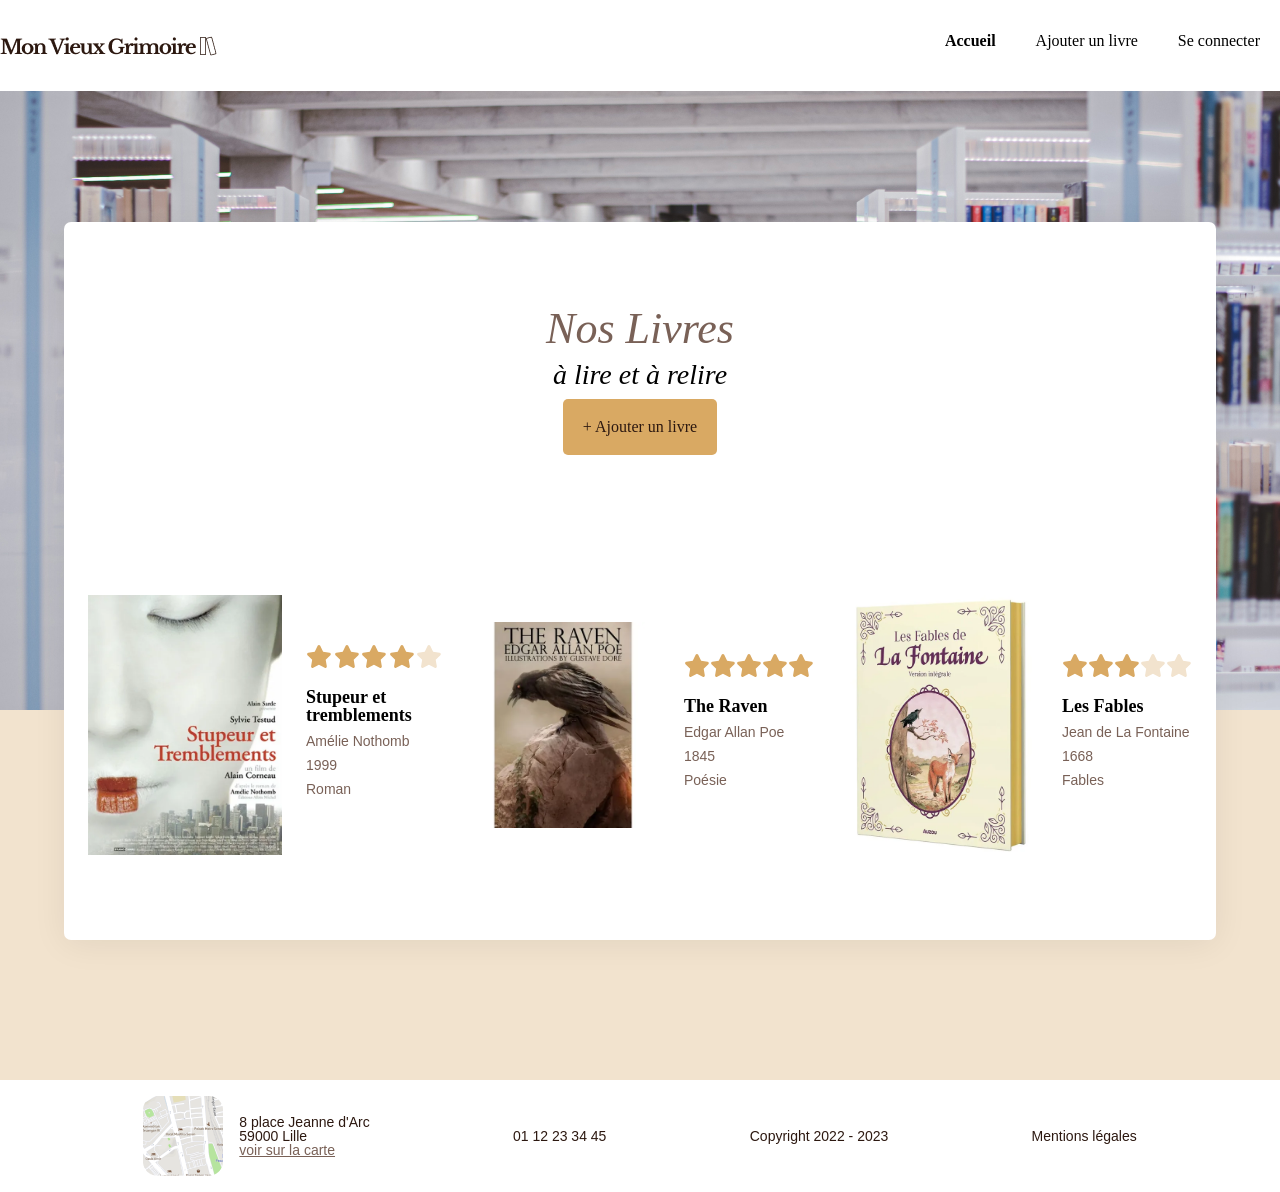
<file: projets/mon-vieux-grimoire/index.html>
<!doctype html><html lang="en"><head><meta charset="utf-8"/><link rel="icon" href="./favicon.ico"/><meta name="viewport" content="width=device-width,initial-scale=1"/><meta name="theme-color" content="#000000"/><meta name="description" content="Web site created using create-react-app"/><link rel="apple-touch-icon" href="./logo192.png"/><link rel="manifest" href="./manifest.json"/><title>React App</title><script defer="defer" src="./static/js/main.a69aa25b.js"></script><link href="./static/css/main.aefc5a44.css" rel="stylesheet"></head><body><noscript>You need to enable JavaScript to run this app.</noscript><div id="root"></div></body></html>
</file>
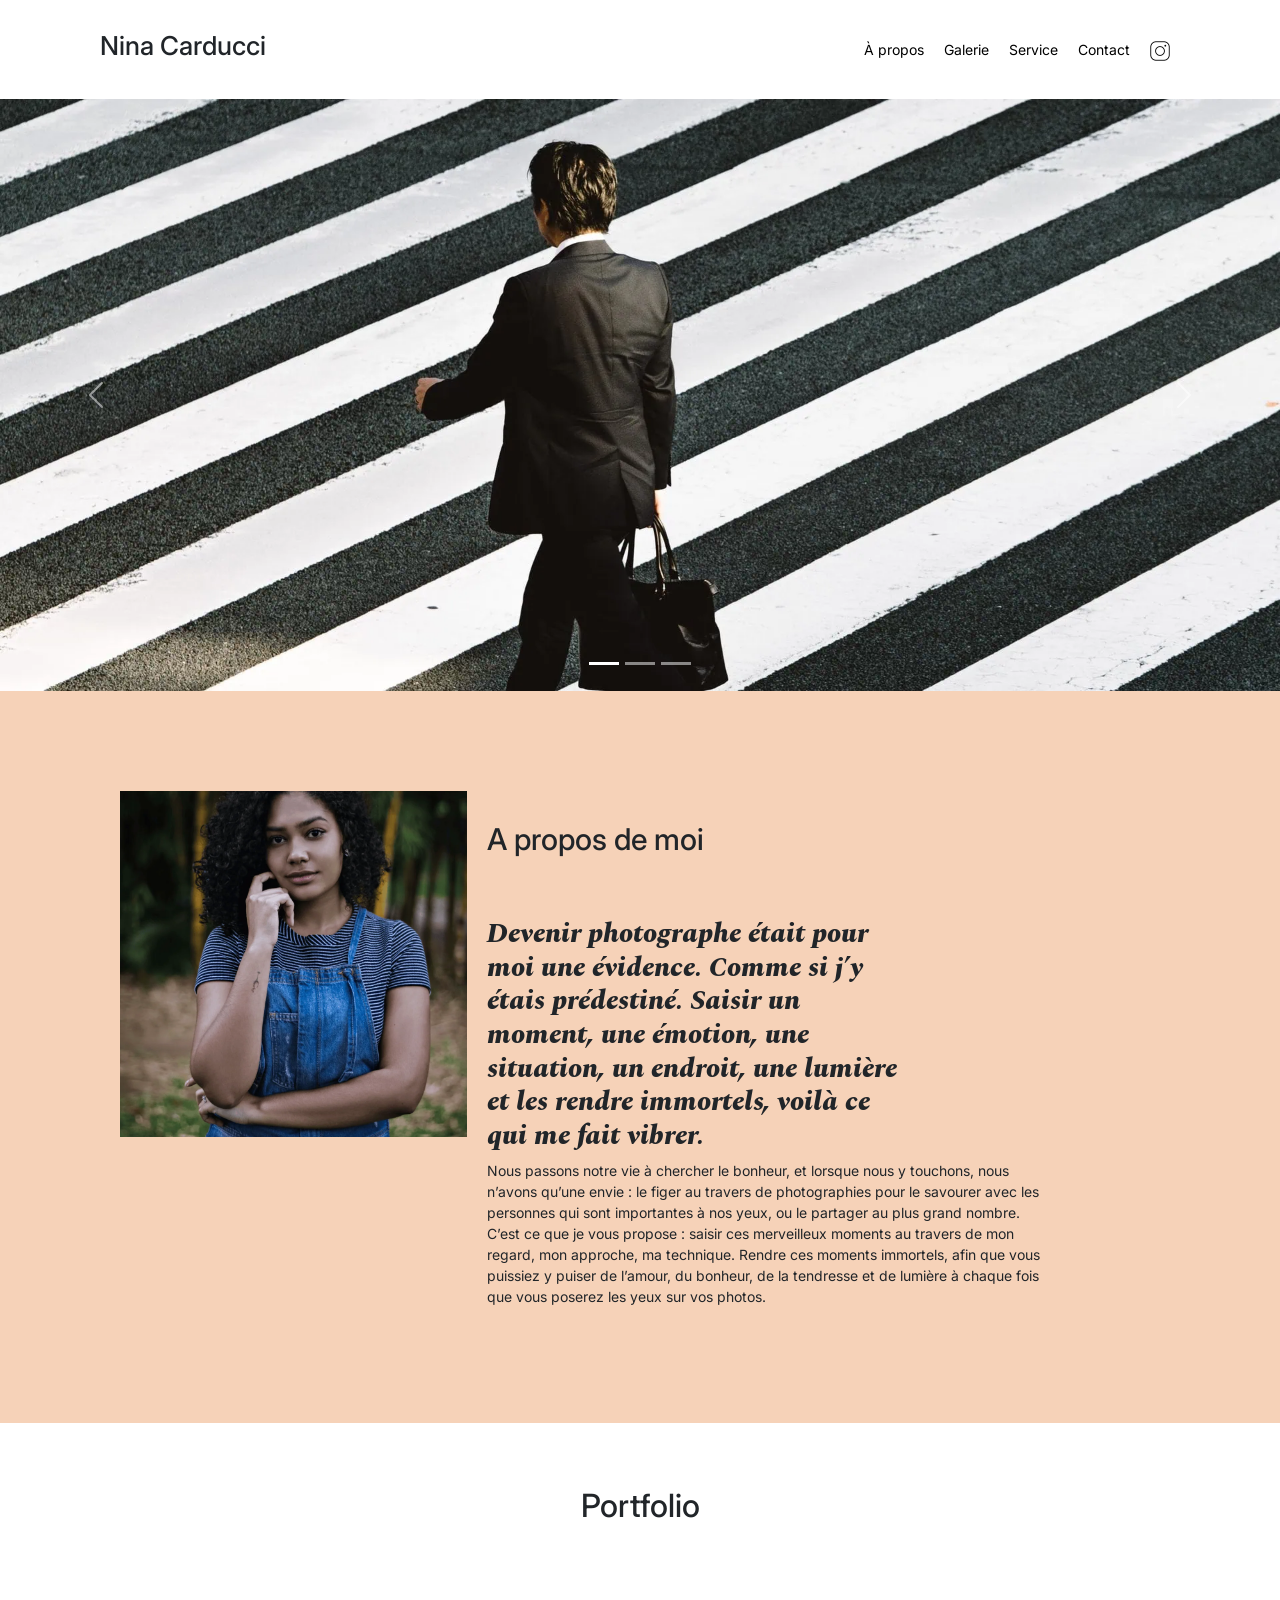
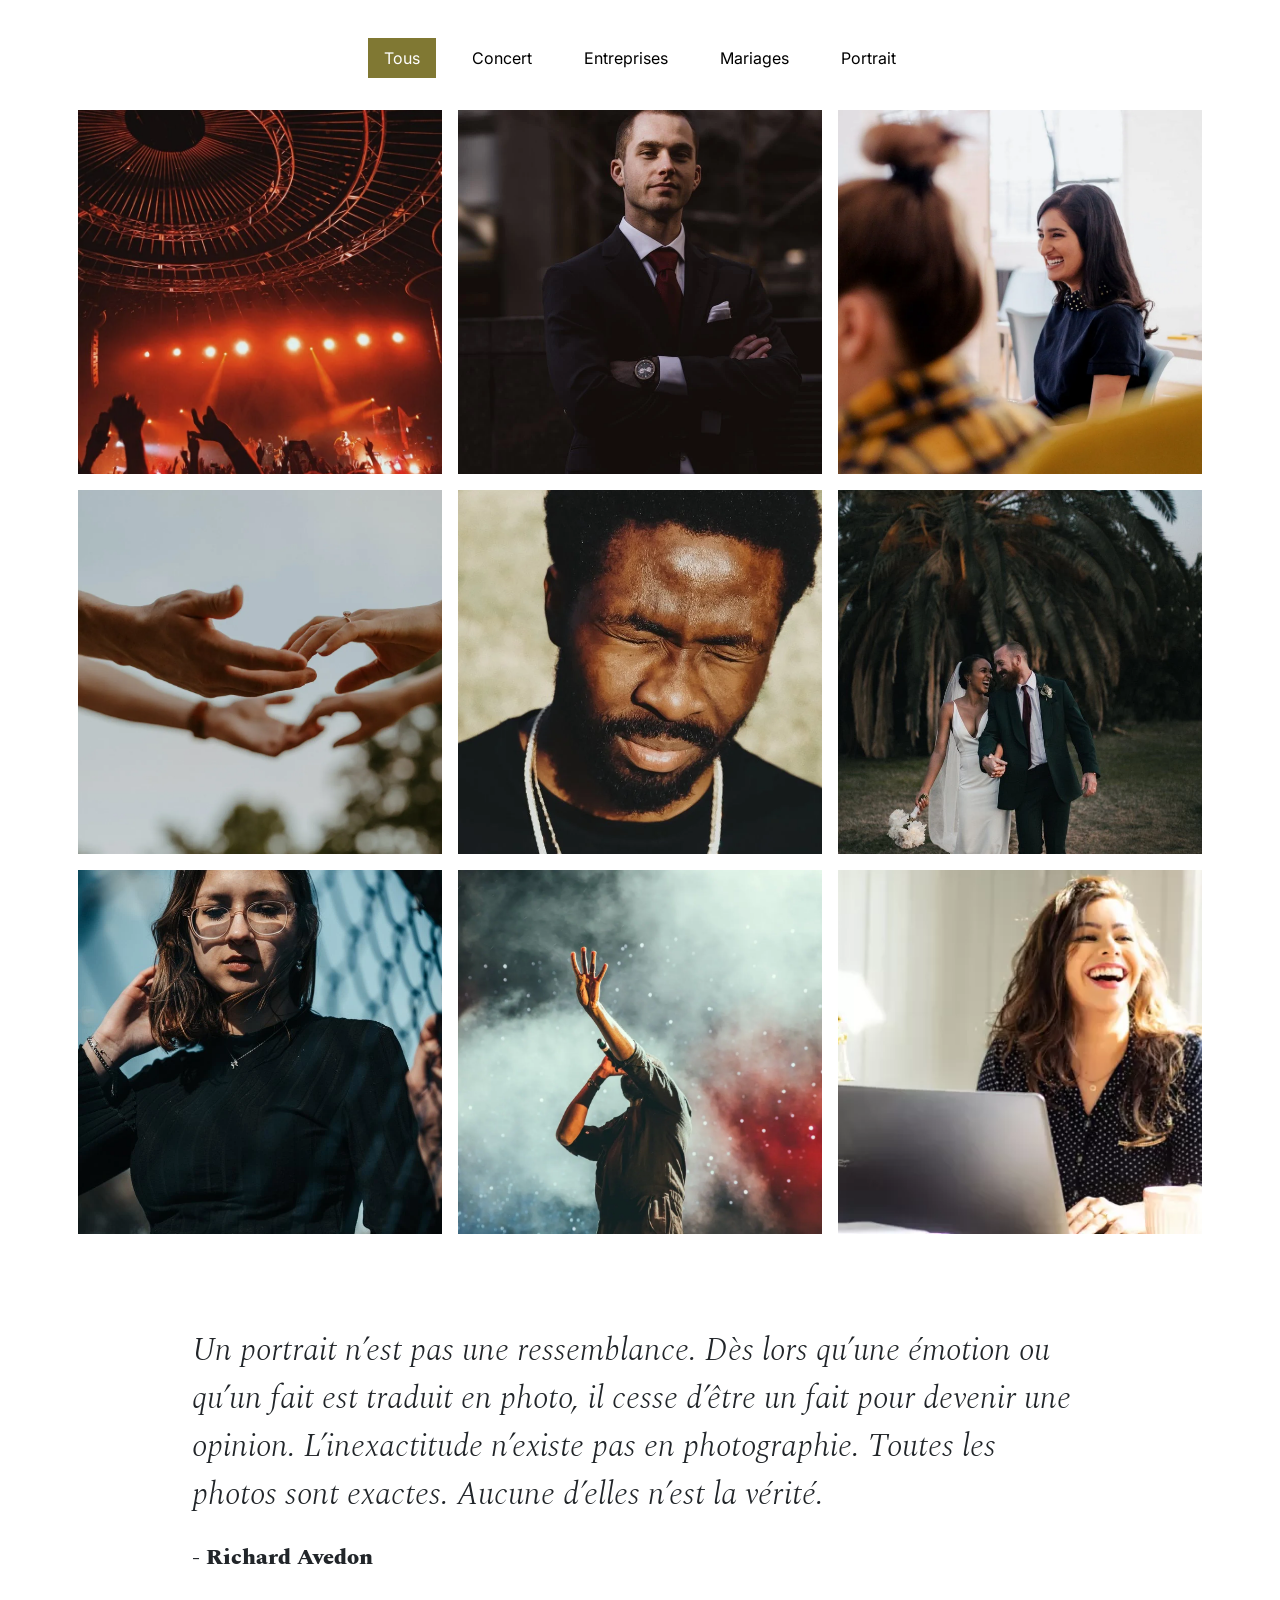
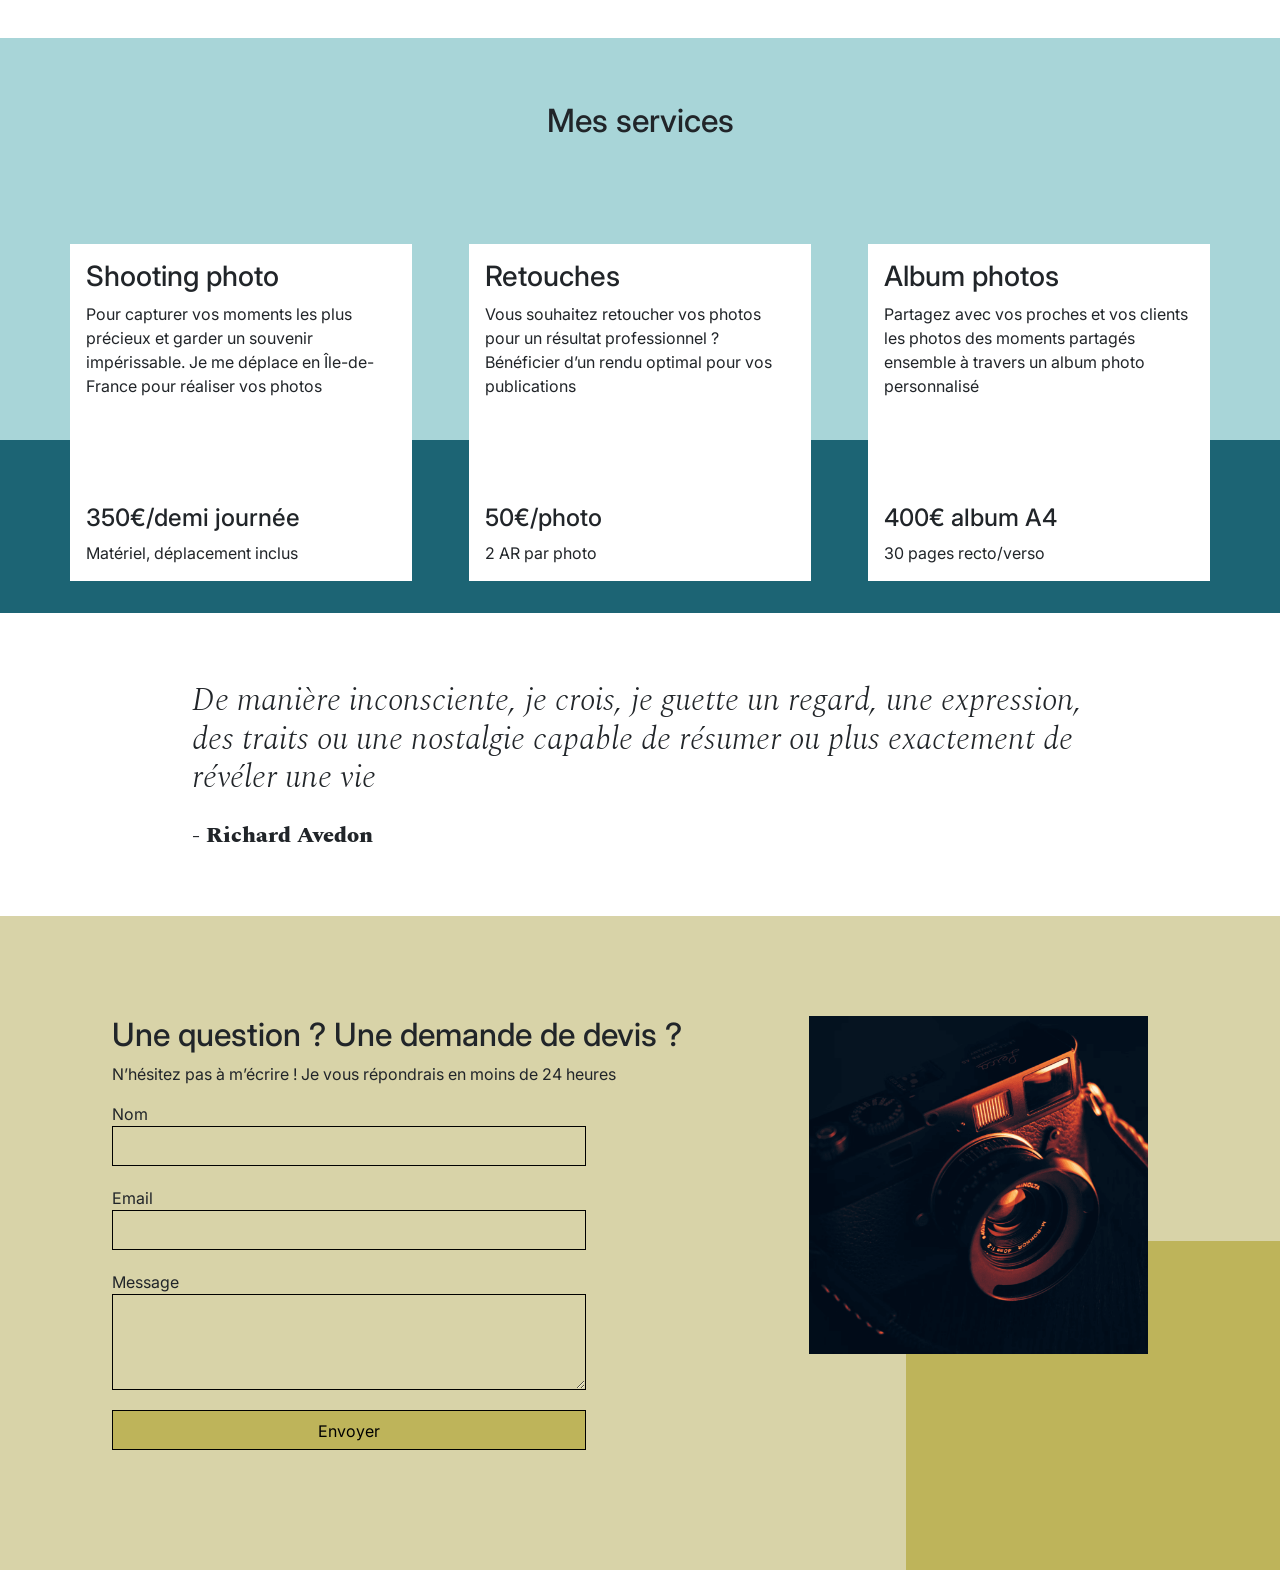
<file: projets/nina-carducci/index.html>
<!DOCTYPE html>
<html lang="fr">
<head>
	<title>Les photographies de Nina Carducci</title>
	<meta name="description" content="Ce qui avait commencé comme une simple passion, un intérêt nourri par l’envie de découvrir et d’apprendre, s’est progressivement transformé en une véritable vocation. Aujourd’hui, cette passion, mûrie par des années de dévouement et de persévérance, est devenue un métier à part entière, une source quotidienne de satisfaction et de réalisation personnelle.">
	<meta charset="UTF-8">
	<script type="application/ld+json">
	{
		"@context": "http://schema.org",
		"@type": "LocalBusiness",
		"name": "Nina Carducci",
		"image": "https://alnar-13.github.io/Test-Nina.webp",
		"description": "Ce qui avait commencé comme une simple passion, un intérêt nourri par l’envie de découvrir et d’apprendre, s’est progressivement transformé en une véritable vocation. Aujourd’hui, cette passion, mûrie par des années de dévouement et de persévérance, est devenue un métier à part entière, une source quotidienne de satisfaction et de réalisation personnelle",
		"url": "https://alnar-13.github.io/Test-Nina",
		"address": {
			"@type": "PostalAddress",
			"addressLocality": "Bordeaux, France",
			"postalCode": "F-33200",
			"streetAddress": "68 avenue Alsace-Lorraine"
		},
		"telephone": "+33 5 56 67 78 89",
		"openingHoursSpecification": [
        {
          "@type": "OpeningHoursSpecification",
          "dayOfWeek": [
            "Monday",
            "Tuesday",
			"Wednesday",
			"Thursday",
			"Friday"
          ],
          "opens": "10:00",
          "closes": "19:00"
        }
      ]
	}
	</script>

	<meta property="og:title" content="Nina Carducci photos">
	<meta property="og:type" content="article">
	<meta property="og:image" content="https://alnar-13.github.io/Test-Nina.webp">
	<meta property="og:url" content="https://alnar-13.github.io/Test-Nina">
	<meta property="og:description" content="Ce qui avait commencé comme une simple passion, un intérêt nourri par l’envie de découvrir et d’apprendre, s’est progressivement transformé en une véritable vocation. Aujourd’hui, cette passion, mûrie par des années de dévouement et de persévérance, est devenue un métier à part entière, une source quotidienne de satisfaction et de réalisation personnelle.">
	<meta property="og:site_name" content="Nina Carducci photos">

	<meta name="twitter:title" content="Nina Carducci photos">
	<meta name="twitter:description" content="Ce qui avait commencé comme une simple passion, un intérêt nourri par l’envie de découvrir et d’apprendre, s’est progressivement transformé en une véritable vocation. Aujourd’hui, cette passion, mûrie par des années de dévouement et de persévérance, est devenue un métier à part entière, une source quotidienne de satisfaction et de réalisation personnelle.">
	<meta name="twitter:image" content="https://alnar-13.github.io/Test-Nina.webp">
	<meta name="twitter:image:alt" content="photo de nina">
	<meta name="twitter:card" content="summary_large_image">

	<link rel="icon" type="image/x-icon" href="./assets/images/favicon.png">
	<meta name="viewport" content="width=device-width, initial-scale=1.0">
	<link rel="preload" as="style" onload="this.onload=null;this.rel='stylesheet'" href="./assets/bootstrap/bootstrap.min.css">
		<noscript><link rel="stylesheet" href="./assets/bootstrap/bootstrap.min.css"></noscript>
	<link rel="preload" as="style" onload="this.onload=null;this.rel='stylesheet'" href="./assets/style.css">
		<noscript><link rel="stylesheet" href="./assets/style.css"></noscript>
	<link rel="preconnect" href="https://fonts.googleapis.com">
	<link rel="preconnect" href="https://fonts.gstatic.com" crossorigin>
	<link rel="preload" as="style" onload="this.onload=null;this.rel='stylesheet'" href="https://fonts.googleapis.com/css2?family=Inter&family=Spectral:ital,wght@0,400;1,300;1,400;1,800&display=swap">
		<noscript><link rel="stylesheet" href="https://fonts.googleapis.com/css2?family=Inter&family=Spectral:ital,wght@0,400;1,300;1,400;1,800&display=swap"></noscript>

	<script src="./assets/bootstrap/bootstrap.bundle.min.js" defer></script>
	<script src="https://code.jquery.com/jquery-3.4.1.min.js" integrity="sha256-CSXorXvZcTkaix6Yvo6HppcZGetbYMGWSFlBw8HfCJo=" crossorigin="anonymous"></script>
	<script src="./assets/maugallery.js"></script>
	<script src="./assets/scripts.js"></script>
</head>
<body>
<header class="top-header">
	<h1 class="name">Nina Carducci</h1>
	<nav class="nav">   
		<ul>
			<li><a href="#about">À propos</a></li>
			<li><a href="#gallery">Galerie</a></li>
			<li><a href="#services">Service</a></li>
			<li><a href="#contact">Contact</a></li>
			<li><a class="social-link" href="https://www.instagram.com/ninacarducci.photo/?hl=fr" target="_blank"><img src="assets/images/instagram.webp" alt="instagram"></a></li>
		</ul>
	</nav>
</header>
<main>
<div id="header">

	<div id="carouselExampleIndicators" class="carousel slide" data-bs-ride="carousel">
		<div class="carousel-indicators">
			<button type="button" data-bs-target="#carouselExampleIndicators" data-bs-slide-to="0" class="active" aria-current="true" aria-label="Slide 1"></button>
			<button type="button" data-bs-target="#carouselExampleIndicators" data-bs-slide-to="1" aria-label="Slide 2"></button>
			<button type="button" data-bs-target="#carouselExampleIndicators" data-bs-slide-to="2" aria-label="Slide 3"></button>
		</div>
		<div class="carousel-inner">
			<div class="carousel-item active">
				<img src="./assets/images/slider/ryoji-iwata-wUZjnOv7t0g-unsplash.webp" class="d-block w-100" alt="photo d'un homme traversant un passage piéton">
			</div>
			<div class="carousel-item">
				<img src="./assets/images/slider/nicholas-green-nPz8akkUmDI-unsplash.webp" class="d-block w-100" alt="photo d'un festival">
			</div>
			<div class="carousel-item">
				<img src="./assets/images/slider/edward-cisneros-3_h6-1NPDGw-unsplash.webp" class="d-block w-100" alt="photo d'un mariage">
			</div>
		</div>
		<button class="carousel-control-prev" type="button" data-bs-target="#carouselExampleIndicators" data-bs-slide="prev" aria-label="précédent">
			<span class="carousel-control-prev-icon" aria-hidden="true"></span>
			<span class="visually-hidden">Previous</span>
		</button>
		<button class="carousel-control-next" type="button" data-bs-target="#carouselExampleIndicators" data-bs-slide="next" aria-label="suivant">
			<span class="carousel-control-next-icon" aria-hidden="true"></span>
			<span class="visually-hidden">Next</span>
		</button>
	</div>
</div>
<div id="about">
	<div class="picture left">
		<img src="./assets/images/nina.webp" alt="photo de nina">
	</div>
	<div id="about-me">
		<h2 class="about-me__title">A propos de moi</h2>
		<h3 class="about-me__introduction">Devenir photographe était pour moi une évidence. Comme si j’y étais prédestiné. Saisir un moment, une émotion, une situation, un endroit, une lumière et les rendre immortels, voilà ce qui me fait vibrer.</h3>
		<p>Nous passons notre vie à chercher le bonheur, et lorsque nous y touchons, nous n’avons qu’une envie : le figer au travers de photographies pour le savourer avec les personnes qui sont importantes à nos yeux, ou le partager au plus grand nombre.
			C’est ce que je vous propose : saisir ces merveilleux moments au travers de mon regard, mon approche, ma technique. Rendre ces moments immortels, afin que vous puissiez y puiser de l’amour, du bonheur, de la tendresse et de lumière à chaque fois que vous poserez les yeux sur vos photos.</p>
	</div>
</div>
<div id="gallery">
	<h2 class="title">Portfolio</h2>
	<div class="container py-3">
		<div class="gallery" style="display: none">
			<img data-gallery-tag="Concert" class="gallery-item" src="./assets/images/gallery/concerts/aaron-paul-wnX-fXzB6Cw-unsplash.webp" alt="photo d'un festival">
			<img data-gallery-tag="Entreprises" class="gallery-item" src="./assets/images/gallery/entreprise/ali-morshedlou-WMD64tMfc4k-unsplash.webp" alt="photo mec serieux">
			<img data-gallery-tag="Entreprises" class="gallery-item" src="./assets/images/gallery/entreprise/jason-goodman-tHO1_OuKbg0-unsplash.webp" alt="photo de gens qui rigole au taf">
			<img data-gallery-tag="Mariages" class="gallery-item" src="./assets/images/gallery/mariage/hannah-busing-RvF2R_qMpRk-unsplash.webp" alt="photo de mains avec deux humains">
			<img data-gallery-tag="Portrait" class="gallery-item" src="./assets/images/gallery/portraits/ade-tunji-rVkhWWZFAtQ-unsplash.webp" alt="photo d'yeux qui pique">
			<img data-gallery-tag="Mariages" class="gallery-item" src="./assets/images/gallery/mariage/jakob-owens-SiniLJkXhMc-unsplash.webp" alt="photo des mariés">
			<img data-gallery-tag="Portrait" class="gallery-item" src="./assets/images/gallery/portraits/nino-van-prattenburg--443cl1uR_8-unsplash.webp" alt="photo d'un grillage">
			<img data-gallery-tag="Concert" class="gallery-item" src="./assets/images/gallery/concerts/austin-neill-hgO1wFPXl3I-unsplash.webp" alt="photo d'un chanteur">
			<img data-gallery-tag="Entreprises" class="gallery-item" src="./assets/images/gallery/entreprise/mateus-campos-felipe-Fsgzm8N0hIY-unsplash.webp" alt="photo de une seul personnes qui rigole au taf">
		</div>
	</div>
	<div class="quote">
		<figure>
			<blockquote>
				<p class="quote__text">Un portrait n’est pas une ressemblance. Dès lors qu’une émotion ou qu’un fait est traduit en photo, il cesse d’être un fait pour devenir une opinion. L’inexactitude n’existe pas en photographie. Toutes les photos sont exactes. Aucune d’elles n’est la vérité.</p>
			</blockquote>
			<figcaption class="quote__author">- Richard Avedon</figcaption>
		</figure>
	</div>
</div>
<section id="services">
	<h2 class="title">Mes services</h2>
	<div class="container">
		<div class="service">
			<div class="service__description">
				<h3>Shooting photo</h3>
				<p>Pour capturer vos moments les plus précieux et garder un souvenir impérissable. Je me déplace en Île-de-France pour réaliser vos photos</p>
			</div>
			<div class="service__price">
				<h4>350€/demi journée</h4>
				<span>Matériel, déplacement inclus</span>
			</div>

		</div>
		<div class="service">
			<div class="service__description">
				<h3>Retouches</h3>
				<p>Vous souhaitez retoucher vos photos pour un résultat professionnel ? Bénéficier d’un rendu optimal pour vos publications</p>
			</div>
			<div class="service__price">
				<h4>50€/photo</h4>
				<span>2 AR par photo</span>
			</div>
		</div>
		<div class="service">
			<div class="service__description">
				<h3>Album photos</h3>
				<p>Partagez avec vos proches et vos clients les photos des moments partagés ensemble à travers un album photo personnalisé</p>
			</div>
			<div class="service__price">
				<h4>400€ album A4</h4>
				<span>30 pages recto/verso</span>
			</div>
		</div>
	</div>
</section>
<section class="quote">
	<figure>
		<blockquote>
			<h2 class="quote__text">De manière inconsciente, je crois, je guette un regard, une expression, des traits ou une nostalgie capable de résumer ou plus exactement de révéler une vie</h2>
		</blockquote>
		<figcaption class="quote__author">- Richard Avedon</figcaption>
	</figure>
</section>
</main>
<footer id="contact">
	<div class="container">
		<div class="form-container">
			<h2>Une question ? Une demande de devis ?</h2>
			<p> N’hésitez pas à m’écrire ! Je vous répondrais en moins de 24 heures</p>
			<form action="post" method="post">
				<label for="nom">Nom</label>
				<input type="text" name="nom" id="nom">
				<label for="email">Email</label>
				<input type="email" name="email" id="email">
				<label for="message">Message</label>
				<textarea name="message" id="message" cols="30" rows="10"></textarea>
				<input type="submit" value="Envoyer">
			</form>
		</div>
		<div class="picture right">
			<img src="./assets/images/camera.webp" alt="photo d'un appareil photo">
		</div>
	</div>
	<hr class="d-none">
	<div class="container d-none" style="flex-direction: column; align-items: center;">
		<a href="https://maps.app.goo.gl/qb7Urk7BZHKfzvD8A" target="_blank">68 avenue Alsace-Lorraine, 33200 Bordeaux</a><br>
		<a href="tel:+33556677889.">05 56 67 78 89</a>
		<p>Du lundi au vendredi de 10h à 19h</p>
	</div>
</footer>
</body>
</html>
</file>
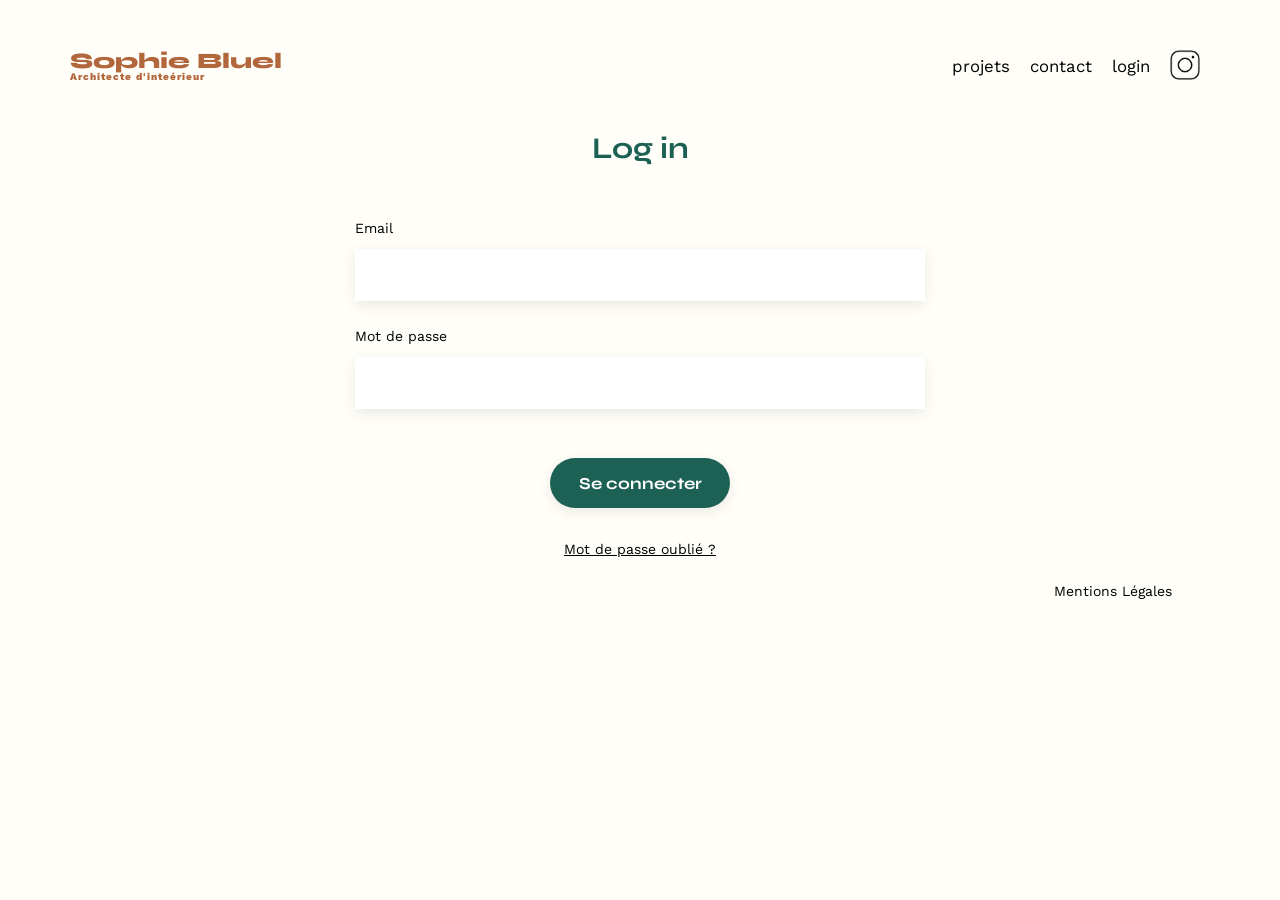
<file: projets/sophie-bluel/authentication/login/login.html>
<!DOCTYPE html>
<html lang="en">
  <head>
    <meta charset="UTF-8" />
    <title>Sophie Bluel - Architecte d'intérieur</title>
    <meta name="viewport" content="width=device-width, initial-scale=1.0" />
    <link rel="preconnect" href="https://fonts.googleapis.com" />
    <link rel="preconnect" href="https://fonts.gstatic.com" crossorigin />
    <link
      href="https://fonts.googleapis.com/css2?family=Syne:wght@700;800&family=Work+Sans&display=swap"
      rel="stylesheet"
    />
    <meta name="description" content="" />
    <link rel="stylesheet" href="../../assets/CSS/style.css" />
  </head>
  <body>
    <header>
      <h1>Sophie Bluel <span>Architecte d'inteérieur</span></h1>
      <nav>
        <ul>
          <li><a class="nav-link" href="../../home.html">projets</a></li>
          <li><a class="nav-link" href="#">contact</a></li>
          <li>
            <a class="nav-link" href="./login.html">login</a>
          </li>
          <li>
            <a class="nav-link" href="http://www.instagram.com"
              ><img src="../../assets/icons/instagram.png" alt="Instagram"
            /></a>
          </li>
        </ul>
      </nav>
    </header>
    <main>
      <section id="login">
        <h2>Log in</h2>
        <form method="post" id="js-login-form">
          <label for="js-email">Email</label>
          <input type="email" name="email" id="js-email" required />
          <label for="js-password">Mot de passe</label>
          <input id="js-password" type="password" name="password" required />

          <p
            id="js-error-message"
            class="error-message"
            role="alert"
            aria-live="assertive"
          ></p>

          <input id="js-connect-button" type="submit" value="Se connecter" />
          <a href="#" class="mdp-forget">Mot de passe oublié ?</a>
        </form>
      </section>
    </main>

    <footer>
      <nav>
        <ul>
          <li>Mentions Légales</li>
        </ul>
      </nav>
    </footer>
    <script src="login.js"></script>
  </body>
</html>
</file>
